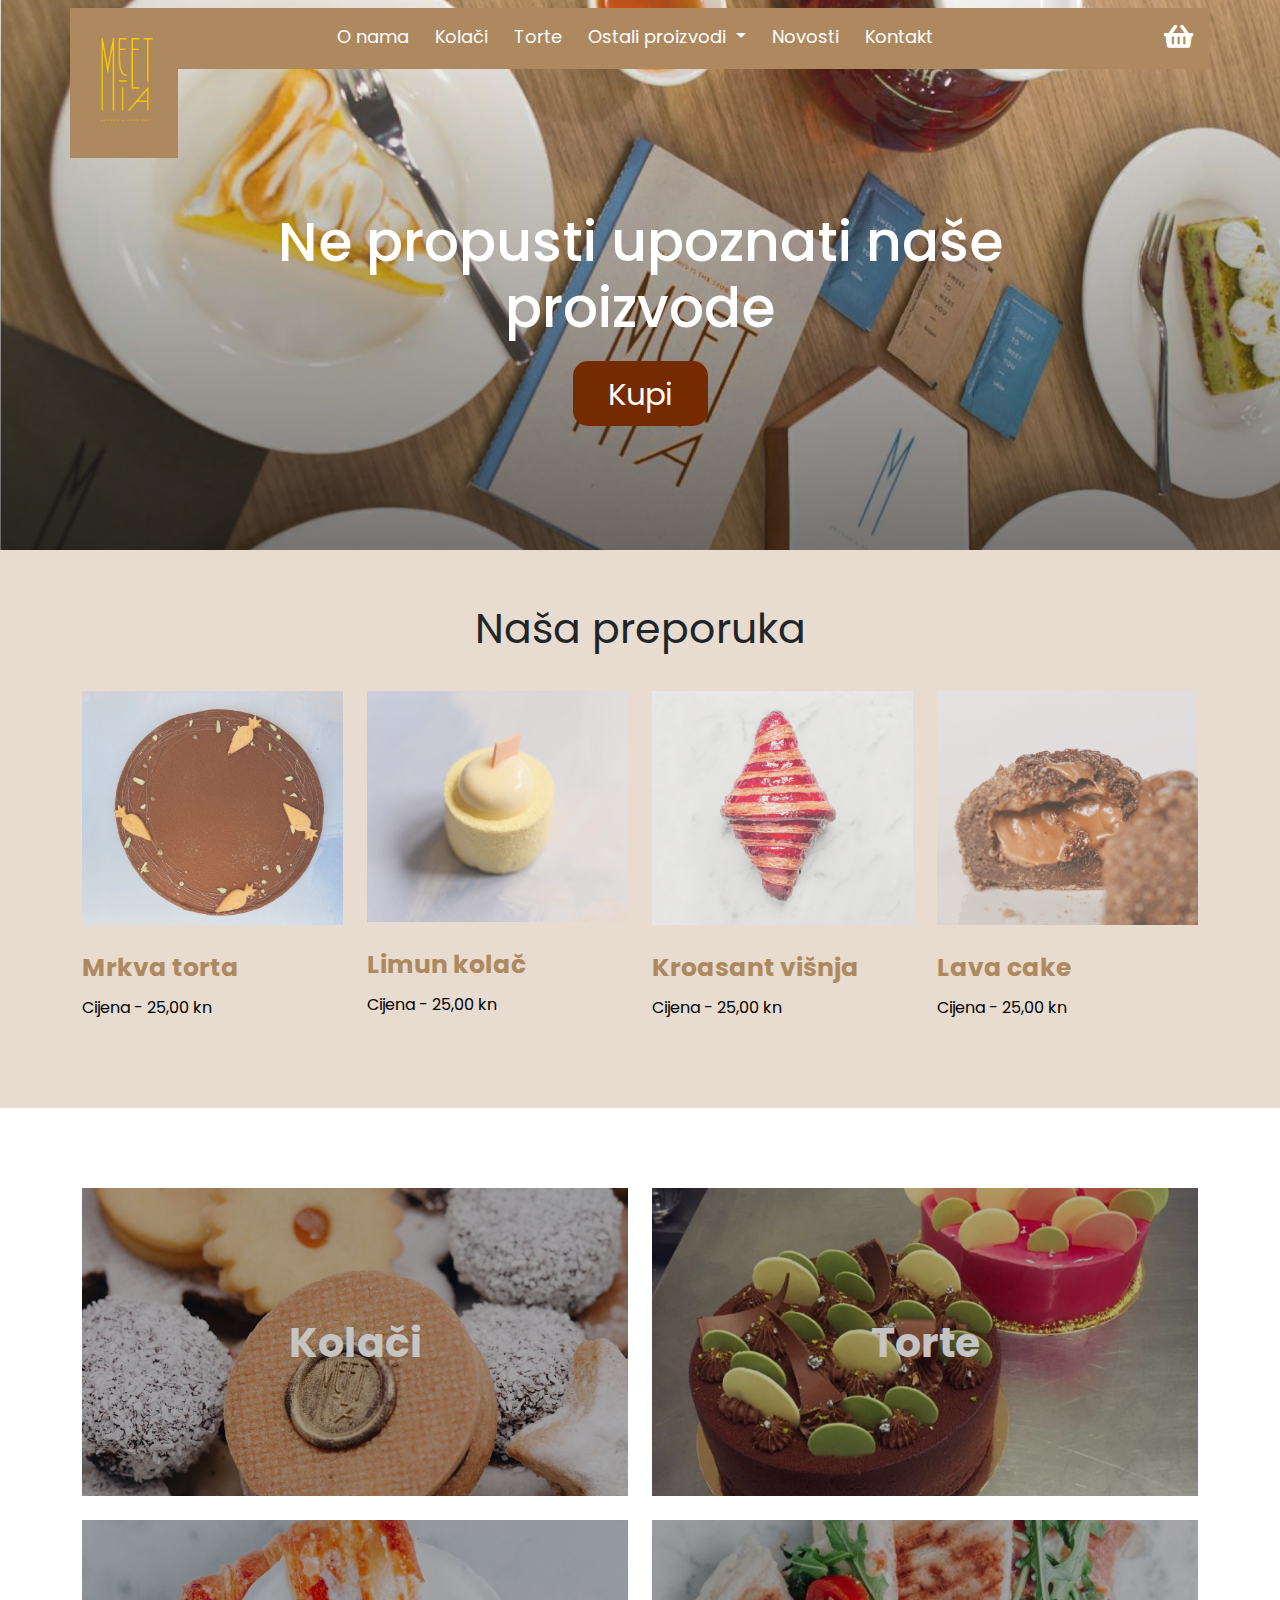
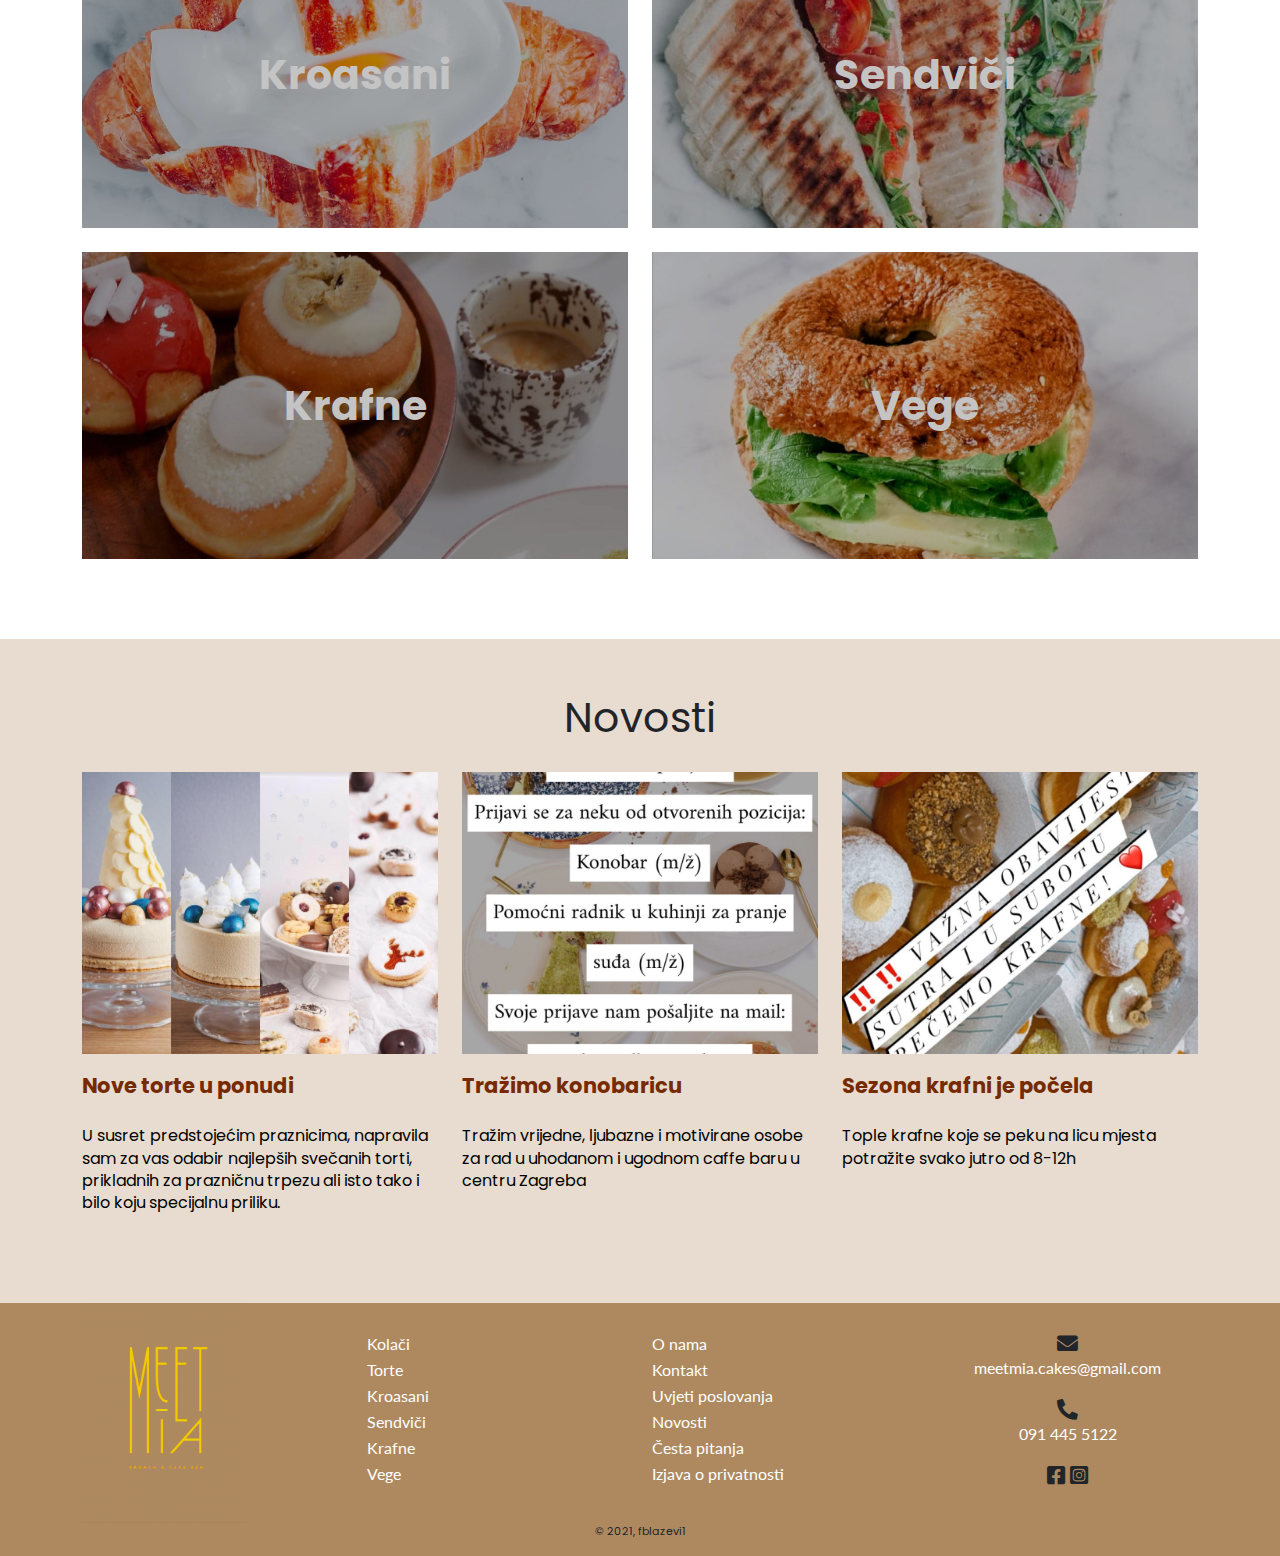
<file: index.html>
<!doctype html>
<html lang="en">
    <head>
        <meta charset="utf-8">
        <meta name="viewport" content="width=device-width, initial-scale=1, shrink-to-fit=no">
        <meta name="description" content="">
        <meta name="author" content="Frano Blažević">
        <title>Meet Mia</title>

        <!-- Bootstrap reboot CSS -->
        <link href="css/bootstrap-reboot.css" rel="stylesheet">

        <!-- Bootstrap grid CSS -->
        <link href="css/bootstrap-grid.css" rel="stylesheet">

        <!-- Naš stil -->
        <link href="css/style.css" rel="stylesheet">

        <link rel="stylesheet" href="css/bootstrap.css">
        <script src="https://cdn.jsdelivr.net/npm/@popperjs/core@2.9.2/dist/umd/popper.min.js"></script>
        <script src="js/bootstrap.js"></script>

        <link rel="stylesheet" href="https://cdnjs.cloudflare.com/ajax/libs/font-awesome/5.13.0/css/all.min.css">

        <link rel="preconnect" href="https://fonts.googleapis.com">
        <link rel="preconnect" href="https://fonts.gstatic.com" crossorigin>
        <link href="https://fonts.googleapis.com/css2?family=Lato&family=Poppins:wght@400;600&display=swap" rel="stylesheet">

        <link rel="icon" type="image/x-icon" href="img/favicon.ico">
    </head>
    
    <body>
        <header class="naslovnaHeader">
            <nav class="navbar navbar-expand-md navbar-light">
                <div class="container">
                    <div class="row navContainer">
                        <div class="col-xl-2 col-md-1 col-2 pl-0 bcg">
                            <picture>
                                <a class="nav-logo" href="index.html">
                                    <source media="(min-width: 1024px)" srcset="img/logo.jpg">
                                    <source media="(min-width: 768px)" srcset="img/logo-md.jpg">
                                    <source media="(min-width: 480px)" srcset="img/logo-sm.jpg">
                                    <img src="img/logo-sm.jpg" width="108" height="150" alt="Site Logo">
                                </a>
                            </picture>
                        </div>
    
                        <div class="col-xl-8 col-md-10 col-8 bcg pt-md-0 pt-2 text-center">
                            <button class="navbar-toggler" type="button" data-bs-toggle="collapse" data-bs-target="#navbarNavDropdown" aria-controls="navbarNavDropdown" aria-expanded="false" aria-label="Toggle navigation">
                                <span class="navbar-toggler-icon"></span>
                            </button>
                            <div class="collapse navbar-collapse" id="navbarNavDropdown">
                                <ul class="navbar-nav">
                                    <li class="nav-item">
                                        <a class="nav-link active" href="#">O nama</a>
                                    </li>
                                    <li class="nav-item">
                                        <a class="nav-link" href="proizvodi.html">Kolači</a>
                                    </li>
                                    <li class="nav-item">
                                        <a class="nav-link" href="proizvodi.html">Torte</a>
                                    </li>
                                    <li class="nav-item dropdown">
                                        <a class="nav-link dropdown-toggle" href="#" id="navbarDropdownMenuLink" role="button" data-bs-toggle="dropdown" aria-expanded="false">
                                        Ostali proizvodi
                                        </a>
                                        <ul class="dropdown-menu navContainer" aria-labelledby="navbarDropdownMenuLink">
                                        <li><a class="dropdown-item" href="proizvodi.html">Sendviči</a></li>
                                        <li><a class="dropdown-item" href="proizvodi.html">Kroasani</a></li>
                                        <li><a class="dropdown-item" href="proizvodi.html">Krafne</a></li>
                                        <li><a class="dropdown-item" href="proizvodi.html">Vege</a></li>
                                        </ul>
                                    </li>
                                    <li class="nav-item">
                                        <a class="nav-link" href="#">Novosti</a>
                                    </li>
                                    <li class="nav-item">
                                        <a class="nav-link" href="kontakt.html">Kontakt</a>
                                    </li>
                                </ul>
                                
                            </div>
                        </div>
                        <div class="offset-xl-1 col-md-1 col-2 shopbtn">
                            <a href="#"><i class="fas fa-shopping-basket"></i></a>
                        </div> 
                    </div>
                    <div class="row">
                        <div class="offset-lg-2 offset-1 col-lg-8 col-10 welcome">
                            <h1>Ne propusti upoznati naše proizvode</h1>
                            <a href="proizvodi.html" class="gumbKupi">Kupi</a>
                        </div>
                    </div>
                </div>
            </nav>
        </header>
        
        <div class="preporuka">
            <div class="container">
                <div class="row rowPodnaslov">
                    <div class="offset-sm-3 col-sm-6 mt-5 mb-4">
                        <h2 class="podnaslov">Naša preporuka</h2>
                    </div>
                </div>
                <div class="row">
                    <div class="col-md-3 col-sm-6 col-xs-6 mb-sm-3 kartPrep">
                        <a href="bozicniKolaci.html" class="linkPreporuka">
                            <div class="ommit">
                                <picture>
                                    <source media="(min-width: 1024px)" srcset="img/preporuka1.jpg">
                                    <source media="(min-width: 768px)" srcset="img/preporuka1-md.jpg">
                                    <source media="(min-width: 480px)" srcset="img/preporuka1-sm.jpg">
                                    <img class="slikaPreporuka" src="img/preporuka1-sm.jpg" alt="preporuka1">
                                </picture>
                            </div>
                            <h3 class="nazivPreporuka mt-4">Mrkva torta</h3>
                            <p>Cijena - 25,00 kn</p>
                        </a>
                    </div>
                    <div class="col-md-3 col-sm-6 col-xs-6 mb-sm-3 kartPrep">
                        <a href="bozicniKolaci.html" class="linkPreporuka">
                            <div class="ommit">
                                <picture>
                                    <source media="(min-width: 1024px)" srcset="img/preporuka2.jpg">
                                    <source media="(min-width: 768px)" srcset="img/preporuka2-md.jpg">
                                    <source media="(min-width: 480px)" srcset="img/preporuka2-sm.jpg">
                                    <img class="slikaPreporuka" src="img/preporuka2-sm.jpg" alt="preporuka2">
                                </picture>
                            </div>
                            <h3 class="nazivPreporuka mt-4">Limun kolač</h3>
                            <p>Cijena - 25,00 kn</p>
                        </a>
                    </div>
                    <div class="col-md-3 col-sm-6 col-xs-6 pb-sm-4 kartPrep">
                        <a href="bozicniKolaci.html" class="linkPreporuka">
                            <div class="ommit">
                                <picture>
                                    <source media="(min-width: 1024px)" srcset="img/preporuka3.jpg">
                                    <source media="(min-width: 768px)" srcset="img/preporuka3-md.jpg">
                                    <source media="(min-width: 480px)" srcset="img/preporuka3-sm.jpg">
                                    <img class="slikaPreporuka" src="img/preporuka3-sm.jpg" alt="preporuka3">
                                </picture>
                            </div>
                            <h3 class="nazivPreporuka mt-4">Kroasant višnja</h3>
                            <p>Cijena - 25,00 kn</p>
                        </a>
                    </div>
                    <div class="col-md-3 col-sm-6 col-xs-6 pb-sm-4 mb-5 kartPrep">
                        <a href="bozicniKolaci.html" class="linkPreporuka">
                            <div class="ommit">
                                <picture>
                                    <source media="(min-width: 1024px)" srcset="img/preporuka4.jpg">
                                    <source media="(min-width: 768px)" srcset="img/preporuka4-md.jpg">
                                    <source media="(min-width: 480px)" srcset="img/preporuka4-sm.jpg">
                                    <img class="slikaPreporuka" src="img/preporuka4-sm.jpg" alt="preporuka4">
                                </picture>
                            </div>
                            <h3 class="nazivPreporuka mt-4">Lava cake</h3>
                            <p>Cijena - 25,00 kn</p>
                        </a>
                    </div>
                </div>
            </div>
        </div>
        
        <div class="container kategorija">
            <div class="row rowKategorija mt-5">
                <div class="col-sm-6 kartKate">
                    <a href="proizvodi.html" class="linkKategorija">
                        <div class="ommit">
                            <picture>
                                <source media="(min-width: 1024px)" srcset="img/kategorija1.jpg">
                                <source media="(min-width: 768px)" srcset="img/kategorija1-md.jpg">
                                <source media="(min-width: 480px)" srcset="img/kategorija1-sm.jpg">
                                <img class="slikaKategorija" src="img/kategorija1-sm.jpg" alt="kategorija1">
                            </picture>
                        </div>
                        <h3 class="nazivKategorija">Kolači</h3>
                    </a>
                </div>
                <div class="col-sm-6 mt-xs-4 kartKate">
                    <a href="proizvodi.html" class="linkKategorija">
                        <div class="ommit">
                            <picture>
                                <source media="(min-width: 1024px)" srcset="img/kategorija2.jpg">
                                <source media="(min-width: 768px)" srcset="img/kategorija2-md.jpg">
                                <source media="(min-width: 480px)" srcset="img/kategorija2-sm.jpg">
                                <img class="slikaKategorija" src="img/kategorija2-sm.jpg" alt="kategorija2">
                            </picture>
                        </div>
                        <h3 class="nazivKategorija">Torte</h3>
                    </a>
                </div>
            </div>
            <div class="row rowKategorija mt-4">
                <div class="col-sm-6 kartKate">
                    <a href="proizvodi.html" class="linkKategorija">
                        <div class="ommit">
                            <picture>
                                <source media="(min-width: 1024px)" srcset="img/kategorija3.jpg">
                                <source media="(min-width: 768px)" srcset="img/kategorija3-md.jpg">
                                <source media="(min-width: 480px)" srcset="img/kategorija3-sm.jpg">
                                <img class="slikaKategorija" src="img/kategorija3-sm.jpg" alt="kategorija3">
                            </picture>
                        </div>
                        <h3 class="nazivKategorija">Kroasani</h3>
                    </a>
                </div>
                <div class="col-sm-6 mt-xs-4 kartKate">
                    <a href="proizvodi.html" class="linkKategorija">
                        <div class="ommit">
                            <picture>
                                <source media="(min-width: 1024px)" srcset="img/kategorija4.jpg">
                                <source media="(min-width: 768px)" srcset="img/kategorija4-md.jpg">
                                <source media="(min-width: 480px)" srcset="img/kategorija4-sm.jpg">
                                <img class="slikaKategorija" src="img/kategorija4-sm.jpg" alt="kategorija4">
                            </picture>
                        </div>
                        <h3 class="nazivKategorija">Sendviči</h3>
                    </a>
                </div>
            </div>
            <div class="row rowKategorija mt-4">
                <div class="col-sm-6 kartKate">
                    <a href="proizvodi.html" class="linkKategorija">
                        <div class="ommit">
                            <picture>
                                <source media="(min-width: 1024px)" srcset="img/kategorija5.jpg">
                                <source media="(min-width: 768px)" srcset="img/kategorija5-md.jpg">
                                <source media="(min-width: 480px)" srcset="img/kategorija5-sm.jpg">
                                <img class="slikaKategorija" src="img/kategorija5-sm.jpg" alt="kategorija5">
                            </picture>
                        </div>
                        <h3 class="nazivKategorija">Krafne</h3>
                    </a>
                </div>
                <div class="col-sm-6 mt-xs-4 kartKate">
                    <a href="proizvodi.html" class="linkKategorija">
                        <div class="ommit">
                            <picture>
                                <source media="(min-width: 1024px)" srcset="img/kategorija6.jpg">
                                <source media="(min-width: 768px)" srcset="img/kategorija6-md.jpg">
                                <source media="(min-width: 480px)" srcset="img/kategorija6-sm.jpg">
                                <img class="slikaKategorija" src="img/kategorija6-sm.jpg" alt="kategorija6">
                            </picture>
                        </div>    
                        <h3 class="nazivKategorija">Vege</h3>
                    </a>
                </div>
            </div>
        </div>

        <div class="novosti">
            <div class="container pb-5">
                <div class="row rowPodnaslov">
                    <div class="offset-sm-4 col-sm-4 mt-4 mb-3">
                        <h2 class="podnaslov">Novosti</h2>
                    </div>
                </div>
                <div class="row">
                    <div class="col-sm-4 kartNov mb-xs-5">
                        <a href="#" class="linkNovosti">
                            <picture>
                                <source media="(min-width: 1024px)" srcset="img/novost1.jpg">
                                <source media="(min-width: 768px)" srcset="img/novost1-md.jpg">
                                <source media="(min-width: 480px)" srcset="img/novost1-sm.jpg">
                                <img class="slikaNovosti" src="img/novost1-sm.jpg" alt="novost1">
                            </picture>
                            <h3 class="nazivNovosti mt-3 mb-4">Nove torte u ponudi</h3>
                            <p class="opisNovosti">U susret predstojećim praznicima, napravila sam za vas odabir najlepših svečanih torti, prikladnih za prazničnu trpezu ali isto tako i bilo koju specijalnu priliku.</p>
                        </a>
                    </div>
                    <div class="col-sm-4 kartNov mb-xs-5">
                        <a href="#" class="linkNovosti">
                            <picture>
                                <source media="(min-width: 1024px)" srcset="img/novost2.jpg">
                                <source media="(min-width: 768px)" srcset="img/novost2-md.jpg">
                                <source media="(min-width: 480px)" srcset="img/novost2-sm.jpg">
                                <img class="slikaNovosti" src="img/novost2-sm.jpg" alt="novost2">
                            </picture>
                            <h3 class="nazivNovosti mt-3 mb-4">Tražimo konobaricu</h3>
                            <p class="opisNovosti">Tražim vrijedne, ljubazne i motivirane osobe za rad u uhodanom i ugodnom caffe baru u centru Zagreba</p>
                        </a>
                    </div>
                    <div class="col-sm-4 kartNov">
                        <a href="#" class="linkNovosti">
                            <picture>
                                <source media="(min-width: 1024px)" srcset="img/novost3.jpg">
                                <source media="(min-width: 768px)" srcset="img/novost3-md.jpg">
                                <source media="(min-width: 480px)" srcset="img/novost3-sm.jpg">
                                <img class="slikaNovosti" src="img/novost3-sm.jpg" alt="novost3">
                            </picture>
                            <h3 class="nazivNovosti mt-3 mb-4">Sezona krafni je počela</h3>
                            <p class="opisNovosti">Tople krafne koje se peku na licu mjesta potražite svako jutro od 8-12h</p>
                        </a>
                    </div>
                </div>
            </div>
        </div>

        <footer>
            <div class="container">
                <div class="row">
                    <div class="col-md-3 footerImg">
                        <picture>
                            <source media="(min-width: 1024px)" srcset="img/logo.jpg">
                            <source media="(min-width: 768px)" srcset="img/logo-md.jpg">
                            <source media="(min-width: 480px)" srcset="img/logo-sm.jpg">
                            <img id="logoFooter" class="img-fluid" src="img/logo-sm.jpg" alt="logo">
                        </picture>
                    </div>
                    <div class="col-sm-3 offset-xs-2 col-xs-4 mt-4 mb-sm-3 mb-xs-2 footerDiv">
                        <a class="footerLink" href="proizvodi.html">Kolači</a>
                        <a class="footerLink" href="proizvodi.html">Torte</a>
                        <a class="footerLink" href="proizvodi.html">Kroasani</a>
                        <a class="footerLink" href="proizvodi.html">Sendviči</a>
                        <a class="footerLink" href="proizvodi.html">Krafne</a>
                        <a class="footerLink" href="proizvodi.html">Vege</a>
                    </div>
                    <div class="col-md-3 col-sm-4 offset-xs-1 col-xs-4 mt-4 mb-sm-3 mb-xs-2 footerDiv">
                        <a class="footerLink" href="#">O nama</a>
                        <a class="footerLink" href="kontakt.html">Kontakt</a>
                        <a class="footerLink" href="#">Uvjeti poslovanja</a>
                        <a class="footerLink" href="#">Novosti</a>
                        <a class="footerLink" href="#">Česta pitanja</a>
                        <a class="footerLink" href="#">Izjava o privatnosti</a>
                    </div>
                    <div class="col-md-3 col-sm-5 col-xs-12 mt-4 mb-sm-3 mb-xs-6 footerDiv text-center">
                        <i class="fas fa-envelope"></i>
                        <p>meetmia.cakes@gmail.com</p>
                        <i class="fas fa-phone-alt"></i>
                        <p>091 445 5122</p>
                        <i class="fab fa-facebook-square mb-xs-4"></i>
                        <i class="fab fa-instagram-square mb-xs-4"></i>
                    </div>
                </div>
                <div class="col-12 text-center">
                    <p class="copyright">© 2021, fblazevi1</p>
                </div>
            </div>
        </footer>
    </body>
</html>
</file>
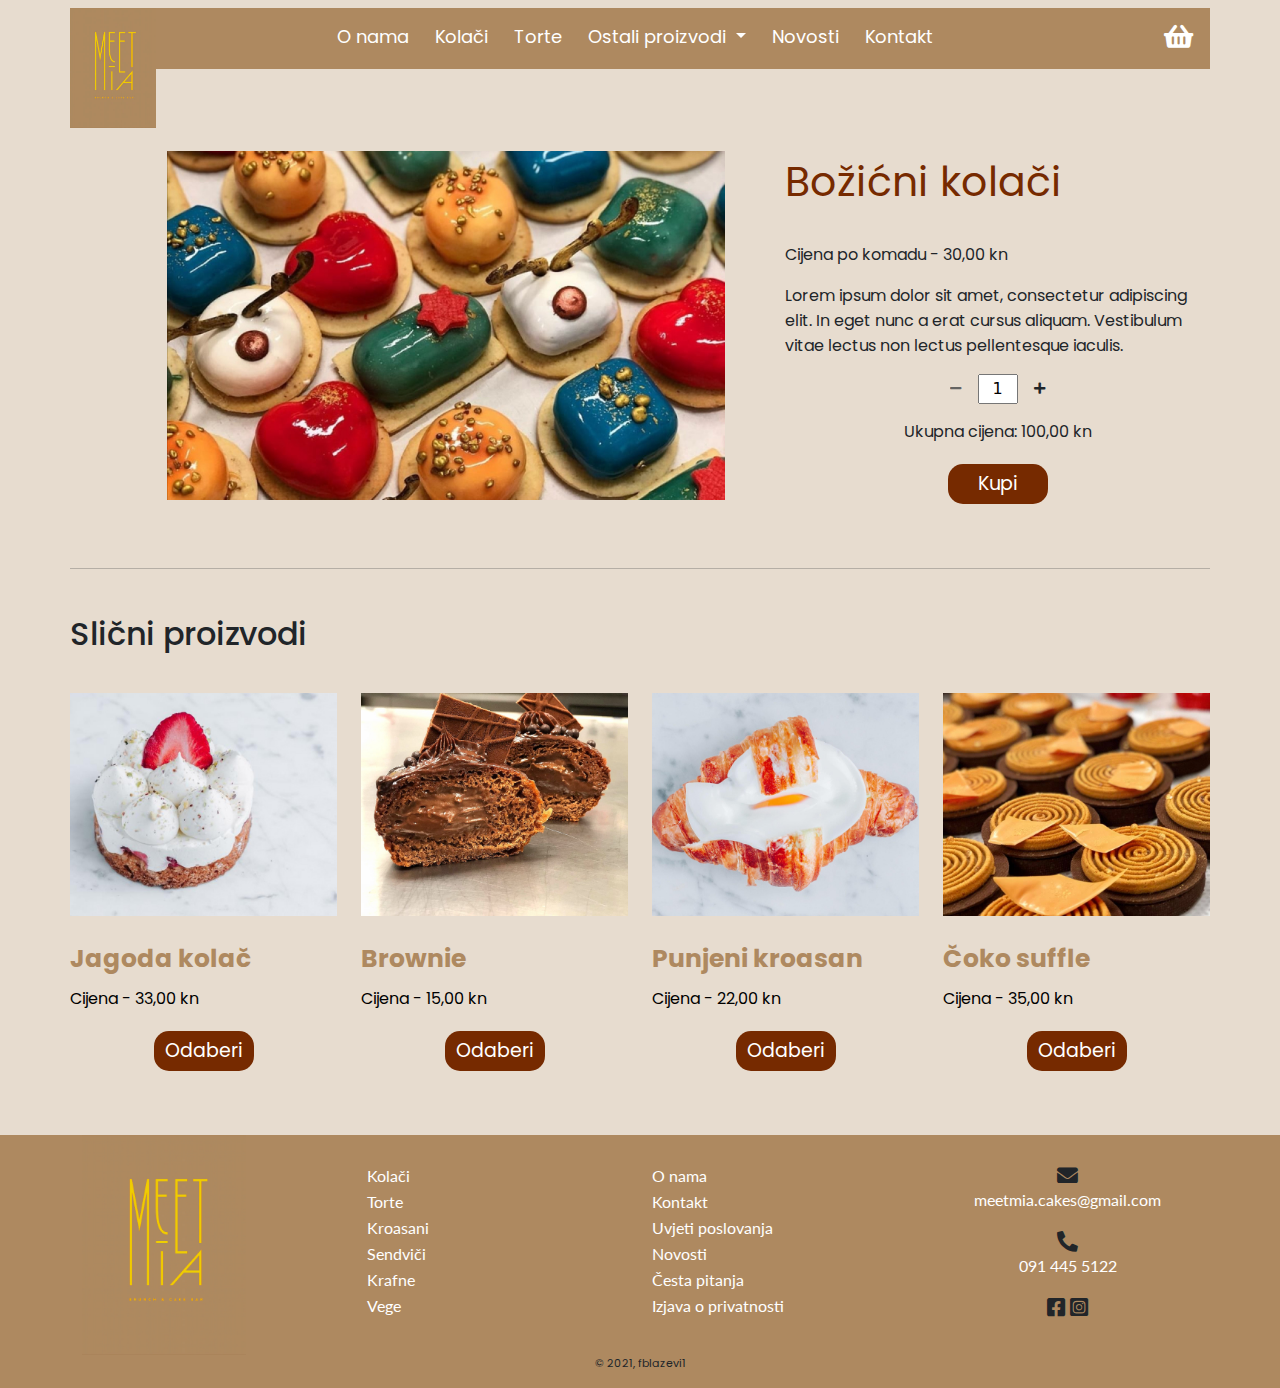
<file: bozicniKolaci.html>
<!doctype html>
<html lang="en">
    <head>
        <meta charset="utf-8">
        <meta name="viewport" content="width=device-width, initial-scale=1, shrink-to-fit=no">
        <meta name="description" content="">
        <meta name="author" content="Frano Blažević">
        <title>Meet Mia</title>

        <!-- Bootstrap reboot CSS -->
        <link href="css/bootstrap-reboot.css" rel="stylesheet">

        <!-- Bootstrap grid CSS -->
        <link href="css/bootstrap-grid.css" rel="stylesheet">

        <!-- Naš stil -->
        <link href="css/style.css" rel="stylesheet">
        <link href="css/quantity-control.css">

        <link rel="stylesheet" href="css/bootstrap.css">
        <script src="https://cdn.jsdelivr.net/npm/@popperjs/core@2.9.2/dist/umd/popper.min.js"></script>
        <script src="js/bootstrap.js"></script>

        <link rel="stylesheet" href="https://cdnjs.cloudflare.com/ajax/libs/font-awesome/5.13.0/css/all.min.css">

        <link rel="preconnect" href="https://fonts.googleapis.com">
        <link rel="preconnect" href="https://fonts.gstatic.com" crossorigin>
        <link href="https://fonts.googleapis.com/css2?family=Lato&family=Poppins:wght@400;600&display=swap" rel="stylesheet">

        <link rel="icon" type="image/x-icon" href="img/favicon.ico">
    </head>
    
    <body class="simplePage">
        <header>
            <nav class="navbar navbar-expand-md navbar-light">
                <div class="container">
                    <div class="row navContainer">
                        <div class="col-xl-2 col-md-1 col-2 pl-0 bcg">
                            <picture>
                                <a class="nav-logo" href="index.html">
                                    <source media="(min-width: 1024px)" srcset="img/logo.jpg">
                                    <source media="(min-width: 768px)" srcset="img/logo-md.jpg">
                                    <source media="(min-width: 480px)" srcset="img/logo-sm.jpg">
                                    <img src="img/logo-sm.jpg" width="86" height="120" alt="Site Logo">
                                </a>
                            </picture>
                        </div>
    
                        <div class="col-xl-8 col-md-10 col-8 bcg pt-md-0 pt-2 text-center">
                            <button class="navbar-toggler" type="button" data-bs-toggle="collapse" data-bs-target="#navbarNavDropdown" aria-controls="navbarNavDropdown" aria-expanded="false" aria-label="Toggle navigation">
                                <span class="navbar-toggler-icon"></span>
                            </button>
                            <div class="collapse navbar-collapse" id="navbarNavDropdown">
                                <ul class="navbar-nav">
                                    <li class="nav-item">
                                        <a class="nav-link active" href="#">O nama</a>
                                    </li>
                                    <li class="nav-item">
                                        <a class="nav-link" href="proizvodi.html">Kolači</a>
                                    </li>
                                    <li class="nav-item">
                                        <a class="nav-link" href="proizvodi.html">Torte</a>
                                    </li>
                                    <li class="nav-item dropdown">
                                        <a class="nav-link dropdown-toggle" href="#" id="navbarDropdownMenuLink" role="button" data-bs-toggle="dropdown" aria-expanded="false">
                                        Ostali proizvodi
                                        </a>
                                        <ul class="dropdown-menu navContainer" aria-labelledby="navbarDropdownMenuLink">
                                        <li><a class="dropdown-item" href="proizvodi.html">Sendviči</a></li>
                                        <li><a class="dropdown-item" href="proizvodi.html">Kroasani</a></li>
                                        <li><a class="dropdown-item" href="proizvodi.html">Krafne</a></li>
                                        <li><a class="dropdown-item" href="proizvodi.html">Vege</a></li>
                                        </ul>
                                    </li>
                                    <li class="nav-item">
                                        <a class="nav-link" href="#">Novosti</a>
                                    </li>
                                    <li class="nav-item">
                                        <a class="nav-link" href="kontakt.html">Kontakt</a>
                                    </li>
                                </ul>
                                
                            </div>
                        </div>
                        <div class="offset-xl-1 col-md-1 col-2 shopbtn">
                            <a href="#"><i class="fas fa-shopping-basket"></i></a>
                        </div> 
                    </div>
                </div>
            </nav>
        </header>
        <section class="primaryBcgColor">
            <div class="container detaljiProizvod">
                <div class="row mt-5-sm mb-5">
                    <div class="offset-lg-1 col-lg-6 col-12 bozicniKolac">
                        <div class="ommit">
                            <picture>
                                <source media="(min-width: 1024px)" srcset="img/BozicniKolacici.jpg">
                                <source media="(min-width: 768px)" srcset="img/proizvod1-md.jpg">
                                <source media="(min-width: 480px)" srcset="img/proizvod1-sm.jpg">
                                <img class="jedanProizvod" src="img/BozicniKolacici.jpg" alt="proizvod1">
                            </picture>
                        </div>
                    </div>
                    <div class="col-xl-5 col-lg-5 col-12 ps-lg-5">
                        <h2 class="podnaslov mt-4" style="color: #762A00;">Božićni kolači</h2>
                        <p>Cijena po komadu - 30,00 kn</p>
                        <p>Lorem ipsum dolor sit amet, consectetur adipiscing elit. In eget nunc a erat cursus aliquam. Vestibulum vitae lectus non lectus pellentesque iaculis.</p>
                        <div class="quantity">
                            <button class="btn minus-btn disabled" type="button"><i class="fas fa-minus"></i></button>
                            <input type="text" id="quantity" value="1">
                            <button class="btn plus-btn" type="button"><i class="fas fa-plus"></i></button>
                        </div>
                    
                        <!--will calculate price---->
                        <p class="total-price">
                            Ukupna cijena: <span id="price">100</span>,00 kn
                        </p>
                        <a href="#" class="gumbOdaberi">Kupi</a>
                    </div>
                </div>
                <div class="row">
                    <div class="col-12"><hr></div>
                </div>
                <div class="row slicniProiz">
                    <div class="podNaslov"><h2>Slični proizvodi</h2></div>
                </div>
                <div class="row mb-4">
                    <div class="col-md-3 col-6 kartProiz">
                        <a href="#" class="linkPreporuka">
                            <div class="ommit">
                                <picture>
                                    <source media="(min-width: 1024px)" srcset="img/proizvod9.jpg">
                                    <source media="(min-width: 768px)" srcset="img/proizvod9-md.jpg">
                                    <source media="(min-width: 480px)" srcset="img/proizvod9-sm.jpg">
                                    <img class="slikaProizvodi" src="img/proizvod9-sm.jpg" alt="proizvod9">
                                </picture>
                            </div>
                            <h3 class="nazivProizvod mt-4">Jagoda kolač</h3>
                            <p>Cijena - 33,00 kn</p>
                            <a href="#" class="gumbOdaberi">Odaberi</a>
                        </a>
                    </div>
                    <div class="col-md-3 col-6 kartProiz">
                        <a href="#" class="linkPreporuka">
                            <div class="ommit">
                                <picture>
                                    <source media="(min-width: 1024px)" srcset="img/proizvod10.jpg">
                                    <source media="(min-width: 768px)" srcset="img/proizvod10-md.jpg">
                                    <source media="(min-width: 480px)" srcset="img/proizvod10-sm.jpg">
                                    <img class="slikaProizvodi" src="img/proizvod10-sm.jpg" alt="proizvod10">
                                </picture>
                            </div>
                            <h3 class="nazivProizvod mt-4">Brownie</h3>
                            <p>Cijena - 15,00 kn</p>
                            <a href="#" class="gumbOdaberi">Odaberi</a>
                        </a>
                    </div>
                    <div class="col-md-3 col-6 kartProiz">
                        <a href="#" class="linkPreporuka">
                            <div class="ommit">
                                <picture>
                                    <source media="(min-width: 1024px)" srcset="img/proizvod11.jpg">
                                    <source media="(min-width: 768px)" srcset="img/proizvod11-md.jpg">
                                    <source media="(min-width: 480px)" srcset="img/proizvod11-sm.jpg">
                                    <img class="slikaProizvodi" src="img/proizvod11-sm.jpg" alt="proizvod11">
                                </picture>
                            </div>
                            <h3 class="nazivProizvod mt-4">Punjeni kroasan</h3>
                            <p>Cijena - 22,00 kn</p>
                            <a href="#" class="gumbOdaberi">Odaberi</a>
                        </a>
                    </div>
                    <div class="col-md-3 col-6 kartProiz">
                        <a href="#" class="linkPreporuka">
                            <div class="ommit">
                                <picture>
                                    <source media="(min-width: 1024px)" srcset="img/proizvod5.jpg">
                                    <source media="(min-width: 768px)" srcset="img/proizvod5-md.jpg">
                                    <source media="(min-width: 480px)" srcset="img/proizvod5-sm.jpg">
                                    <img class="slikaProizvodi" src="img/proizvod5-sm.jpg" alt="proizvod5">
                                </picture>
                            </div>
                            <h3 class="nazivProizvod mt-4">Čoko suffle</h3>
                            <p>Cijena - 35,00 kn</p>
                            <a href="#" class="gumbOdaberi">Odaberi</a>
                        </a>
                    </div>
                </div>
            </div>
        </section>

        <footer>
            <div class="container">
                <div class="row">
                    <div class="col-md-3 footerImg">
                        <picture>
                            <source media="(min-width: 1024px)" srcset="img/logo.jpg">
                            <source media="(min-width: 768px)" srcset="img/logo-md.jpg">
                            <source media="(min-width: 480px)" srcset="img/logo-sm.jpg">
                            <img id="logoFooter" class="img-fluid" src="img/logo-sm.jpg" alt="logo">
                        </picture>
                    </div>
                    <div class="col-sm-3 offset-xs-2 col-xs-4 mt-4 mb-sm-3 mb-xs-2 footerDiv">
                        <a class="footerLink" href="proizvodi.html">Kolači</a>
                        <a class="footerLink" href="proizvodi.html">Torte</a>
                        <a class="footerLink" href="proizvodi.html">Kroasani</a>
                        <a class="footerLink" href="proizvodi.html">Sendviči</a>
                        <a class="footerLink" href="proizvodi.html">Krafne</a>
                        <a class="footerLink" href="proizvodi.html">Vege</a>
                    </div>
                    <div class="col-md-3 col-sm-4 offset-xs-1 col-xs-4 mt-4 mb-sm-3 mb-xs-2 footerDiv">
                        <a class="footerLink" href="#">O nama</a>
                        <a class="footerLink" href="kontakt.html">Kontakt</a>
                        <a class="footerLink" href="#">Uvjeti poslovanja</a>
                        <a class="footerLink" href="#">Novosti</a>
                        <a class="footerLink" href="#">Česta pitanja</a>
                        <a class="footerLink" href="#">Izjava o privatnosti</a>
                    </div>
                    <div class="col-md-3 col-sm-5 col-xs-12 mt-4 mb-sm-3 mb-xs-6 footerDiv text-center">
                        <i class="fas fa-envelope"></i>
                        <p>meetmia.cakes@gmail.com</p>
                        <i class="fas fa-phone-alt"></i>
                        <p>091 445 5122</p>
                        <i class="fab fa-facebook-square mb-xs-4"></i>
                        <i class="fab fa-instagram-square mb-xs-4"></i>
                    </div>
                </div>
                <div class="col-12 text-center">
                    <p class="copyright">© 2021, fblazevi1</p>
                </div>
            </div>
        </footer>
    </body>

    <script>
        //setting default attribute to disabled of minus button
        document.querySelector(".minus-btn").setAttribute("disabled", "disabled");

        //taking value to increment decrement input value
        var valueCount

        //taking price value in variable
        var price = document.getElementById("price").innerText;

        //price calculation function
        function priceTotal() {
            var total = valueCount * price;
            document.getElementById("price").innerText = total
        }

        //plus button
        document.querySelector(".plus-btn").addEventListener("click", function() {
            //getting value of input
            valueCount = document.getElementById("quantity").value;

            //input value increment by 1
            valueCount++;

            //setting increment input value
            document.getElementById("quantity").value = valueCount;

            if (valueCount > 1) {
                document.querySelector(".minus-btn").removeAttribute("disabled");
                document.querySelector(".minus-btn").classList.remove("disabled")
            }

            //calling price function
            priceTotal()
        })

        //plus button
        document.querySelector(".minus-btn").addEventListener("click", function() {
            //getting value of input
            valueCount = document.getElementById("quantity").value;

            //input value increment by 1
            valueCount--;

            //setting increment input value
            document.getElementById("quantity").value = valueCount

            if (valueCount == 1) {
                document.querySelector(".minus-btn").setAttribute("disabled", "disabled")
            }

            //calling price function
            priceTotal()
        })
    </script>
</html>
</file>
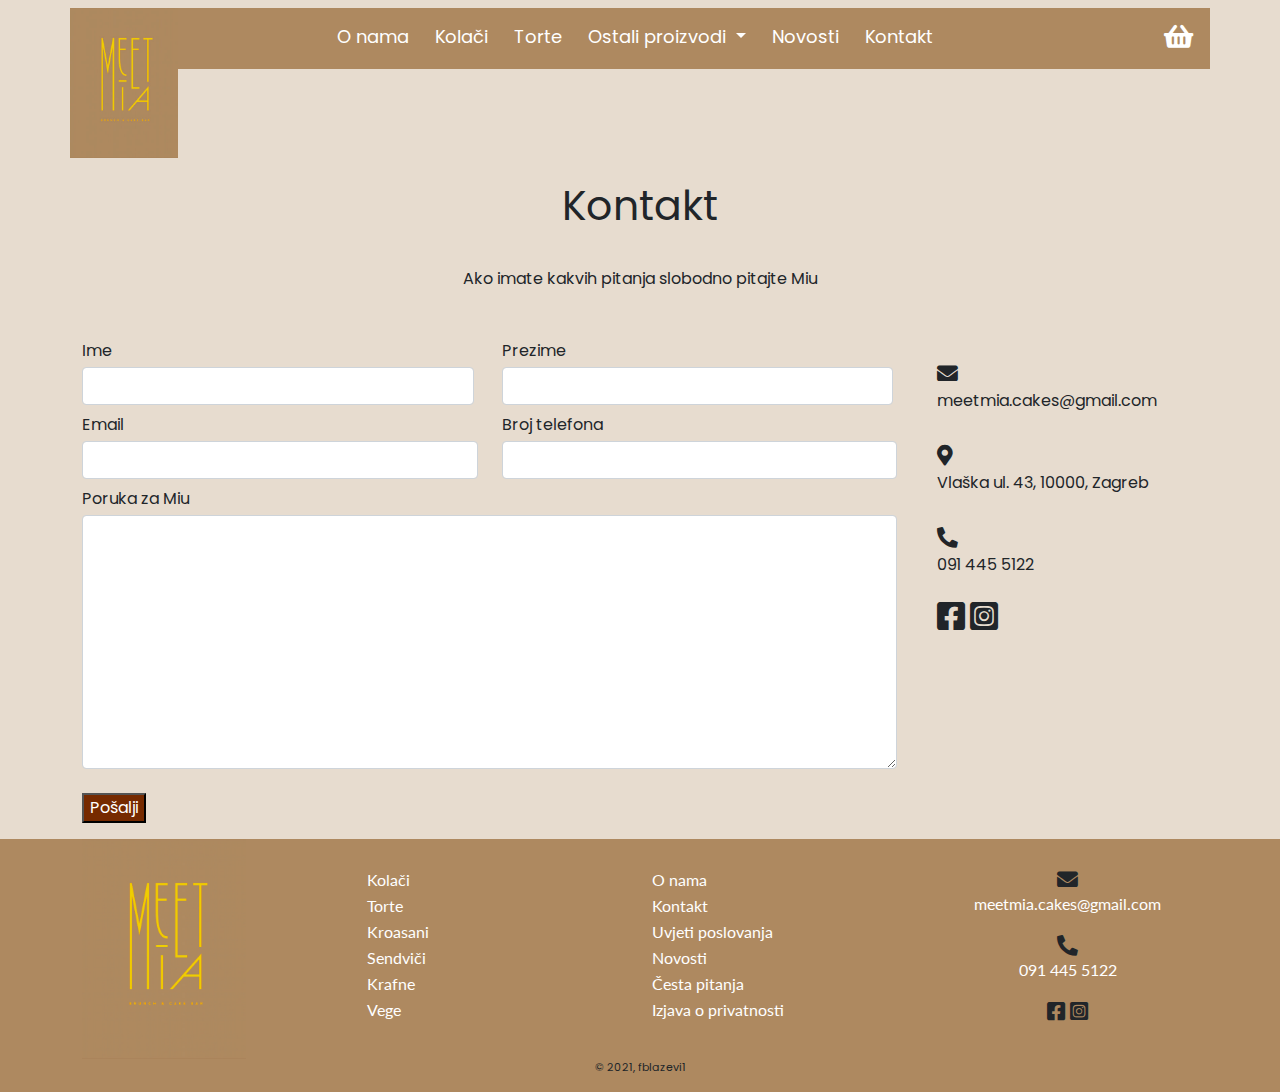
<file: kontakt.html>
<!doctype html>
<html lang="en">
    <head>
        <meta charset="utf-8">
        <meta name="viewport" content="width=device-width, initial-scale=1, shrink-to-fit=no">
        <meta name="description" content="">
        <meta name="author" content="Frano Blažević">
        <title>Meet Mia</title>

        <!-- Bootstrap reboot CSS -->
        <link href="css/bootstrap-reboot.css" rel="stylesheet">

        <!-- Bootstrap grid CSS -->
        <link href="css/bootstrap-grid.css" rel="stylesheet">

        <!-- Naš stil -->
        <link href="css/style.css" rel="stylesheet">

        <link rel="stylesheet" href="css/bootstrap.css">
        <script src="https://cdn.jsdelivr.net/npm/@popperjs/core@2.9.2/dist/umd/popper.min.js"></script>
        <script src="js/bootstrap.js"></script>

        <link rel="stylesheet" href="https://cdnjs.cloudflare.com/ajax/libs/font-awesome/5.13.0/css/all.min.css">

        <link rel="preconnect" href="https://fonts.googleapis.com">
        <link rel="preconnect" href="https://fonts.gstatic.com" crossorigin>
        <link href="https://fonts.googleapis.com/css2?family=Lato&family=Poppins:wght@400;600&display=swap" rel="stylesheet">

        <link rel="icon" type="image/x-icon" href="img/favicon.ico">
    </head>
    
    <body class="simplePage">
        <header>
            <nav class="navbar navbar-expand-md navbar-light">
                <div class="container">
                    <div class="row navContainer">
                        <div class="col-xl-2 col-md-1 col-2 pl-0 bcg">
                            <picture>
                                <a class="nav-logo" href="index.html">
                                    <source media="(min-width: 1024px)" srcset="img/logo.jpg">
                                    <source media="(min-width: 768px)" srcset="img/logo-md.jpg">
                                    <source media="(min-width: 480px)" srcset="img/logo-sm.jpg">
                                    <img src="img/logo-sm.jpg" width="108" height="150" alt="Site Logo">
                                </a>
                            </picture>
                        </div>
    
                        <div class="col-xl-8 col-md-10 col-8 bcg pt-md-0 pt-2 text-center">
                            <button class="navbar-toggler" type="button" data-bs-toggle="collapse" data-bs-target="#navbarNavDropdown" aria-controls="navbarNavDropdown" aria-expanded="false" aria-label="Toggle navigation">
                                <span class="navbar-toggler-icon"></span>
                            </button>
                            <div class="collapse navbar-collapse" id="navbarNavDropdown">
                                <ul class="navbar-nav">
                                    <li class="nav-item">
                                        <a class="nav-link active" href="#">O nama</a>
                                    </li>
                                    <li class="nav-item">
                                        <a class="nav-link" href="proizvodi.html">Kolači</a>
                                    </li>
                                    <li class="nav-item">
                                        <a class="nav-link" href="proizvodi.html">Torte</a>
                                    </li>
                                    <li class="nav-item dropdown">
                                        <a class="nav-link dropdown-toggle" href="#" id="navbarDropdownMenuLink" role="button" data-bs-toggle="dropdown" aria-expanded="false">
                                        Ostali proizvodi
                                        </a>
                                        <ul class="dropdown-menu navContainer" aria-labelledby="navbarDropdownMenuLink">
                                        <li><a class="dropdown-item" href="proizvodi.html">Sendviči</a></li>
                                        <li><a class="dropdown-item" href="proizvodi.html">Kroasani</a></li>
                                        <li><a class="dropdown-item" href="proizvodi.html">Krafne</a></li>
                                        <li><a class="dropdown-item" href="proizvodi.html">Vege</a></li>
                                        </ul>
                                    </li>
                                    <li class="nav-item">
                                        <a class="nav-link" href="#">Novosti</a>
                                    </li>
                                    <li class="nav-item">
                                        <a class="nav-link" href="kontakt.html">Kontakt</a>
                                    </li>
                                </ul>
                                
                            </div>
                        </div>
                        <div class="offset-xl-1 col-md-1 col-2 shopbtn">
                            <a href="#"><i class="fas fa-shopping-basket"></i></a>
                        </div> 
                    </div>
                </div>
            </nav>
        </header>
        <section class="primaryBcgColor">
            <div class="container mt-5">
                <div class="row mb-4">
                    <div class="col-12 text-center">
                        <h2 class="podnaslov">Kontakt</h2>
                        <p>Ako imate kakvih pitanja slobodno pitajte Miu</p>
                    </div>
                </div>
                <div class="row">
                    <div class="col-lg-9 col-md-8 col-sm-12">
                        <div class="container izborProizvoda ">
                            <form disabled>
                                <div class="row pe-md-3">
                                    <div class="col-6 mt-2 pe-md-3">
                                        <label class="regular mb-1" for="name-textfield">Ime</label>
                                        <input type="text" class="form-control" id="name-textfield">
                                    </div>
                                    <div class="col-6 mt-2 pe-md-3">
                                        <label class="regular mb-1" for="surname-textfield">Prezime</label>
                                        <input type="text" class="form-control" id="surname-textfield">
                                    </div>
                                </div>
                                <div class="row mt-2 pe-md-3">
                                    <div class="col-6">
                                        <label class="regular mb-1" for="email-textfield">Email</label>
                                        <input type="text" class="form-control" id='email-textfield'>
                                    </div>
                                    <div class="col-6">
                                        <label class="regular mb-1" for="phone-number-textfield">Broj telefona</label>
                                        <input type="text" class="form-control" id='phone-number-textfield'>
                                    </div>
                                </div>
                                <div class="row mt-2 pe-md-3">
                                    <div class="col-12">
                                        <label class="regular mb-1" for="content-textarea">Poruka za Miu</label>
                                        <textarea class="form-control" id="content-textarea" cols="30" rows="10"></textarea>
                                    </div>
                                </div>
                                <div class="row mt-2 pe-md-3">
                                    <div class="col-12">
                                        <button type="button" class="contact-button regular my-3" type="submit">Pošalji</button>
                                    </div>
                                </div>
                            </form>
                        </div>
                    </div>
                    <div class="col-lg-3 col-md-4 col-sm-12 xs-text-center mt-sm-3 mb-sm-5 mt-xs-3 mb-xs-5 kontaktInfo">
                        <i class="fas fa-envelope"></i>
                        <p>meetmia.cakes@gmail.com</p>
                        <i class="fas fa-map-marker-alt"></i>
                        <p>Vlaška ul. 43, 10000, Zagreb</p>
                        <i class="fas fa-phone-alt"></i>
                        <p>091 445 5122</p>
                        <i class="fab fa-facebook-square"></i>
                        <i class="fab fa-instagram-square"></i>
                    </div>
                </div>
            </div>
        </section>

        <footer>
            <div class="container">
                <div class="row">
                    <div class="col-md-3 footerImg">
                        <picture>
                            <source media="(min-width: 1024px)" srcset="img/logo.jpg">
                            <source media="(min-width: 768px)" srcset="img/logo-md.jpg">
                            <source media="(min-width: 480px)" srcset="img/logo-sm.jpg">
                            <img id="logoFooter" class="img-fluid" src="img/logo-sm.jpg" alt="logo">
                        </picture>
                    </div>
                    <div class="col-sm-3 offset-xs-2 col-xs-4 mt-4 mb-sm-3 mb-xs-2 footerDiv">
                        <a class="footerLink" href="proizvodi.html">Kolači</a>
                        <a class="footerLink" href="proizvodi.html">Torte</a>
                        <a class="footerLink" href="proizvodi.html">Kroasani</a>
                        <a class="footerLink" href="proizvodi.html">Sendviči</a>
                        <a class="footerLink" href="proizvodi.html">Krafne</a>
                        <a class="footerLink" href="proizvodi.html">Vege</a>
                    </div>
                    <div class="col-md-3 col-sm-4 offset-xs-1 col-xs-4 mt-4 mb-sm-3 mb-xs-2 footerDiv">
                        <a class="footerLink" href="#">O nama</a>
                        <a class="footerLink" href="kontakt.html">Kontakt</a>
                        <a class="footerLink" href="#">Uvjeti poslovanja</a>
                        <a class="footerLink" href="#">Novosti</a>
                        <a class="footerLink" href="#">Česta pitanja</a>
                        <a class="footerLink" href="#">Izjava o privatnosti</a>
                    </div>
                    <div class="col-md-3 col-sm-5 col-xs-12 mt-4 mb-sm-3 mb-xs-6 footerDiv text-center">
                        <i class="fas fa-envelope"></i>
                        <p>meetmia.cakes@gmail.com</p>
                        <i class="fas fa-phone-alt"></i>
                        <p>091 445 5122</p>
                        <i class="fab fa-facebook-square mb-xs-4"></i>
                        <i class="fab fa-instagram-square mb-xs-4"></i>
                    </div>
                    <div class="col-12 text-center">
                        <p class="copyright">© 2021, fblazevi1</p>
                    </div>
                </div>
            </div>
        </footer>
    </body>
</html>
</file>
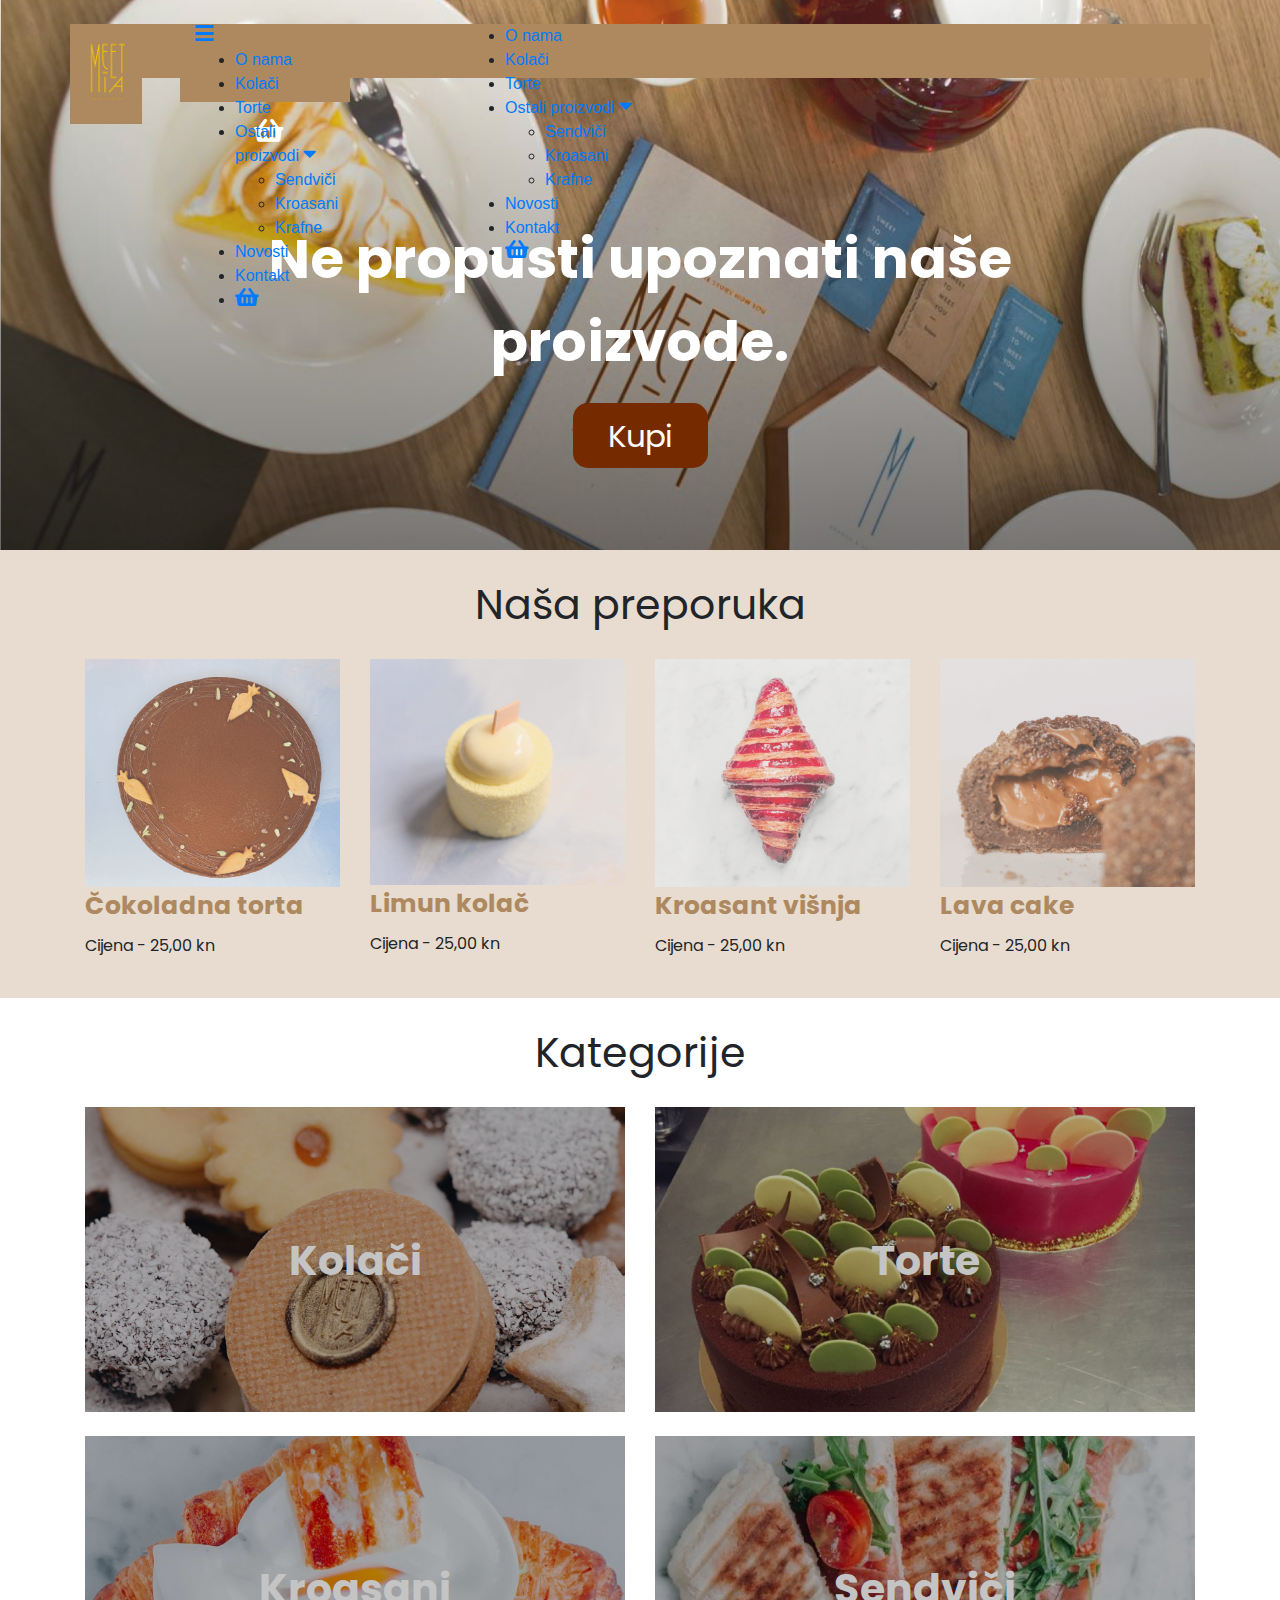
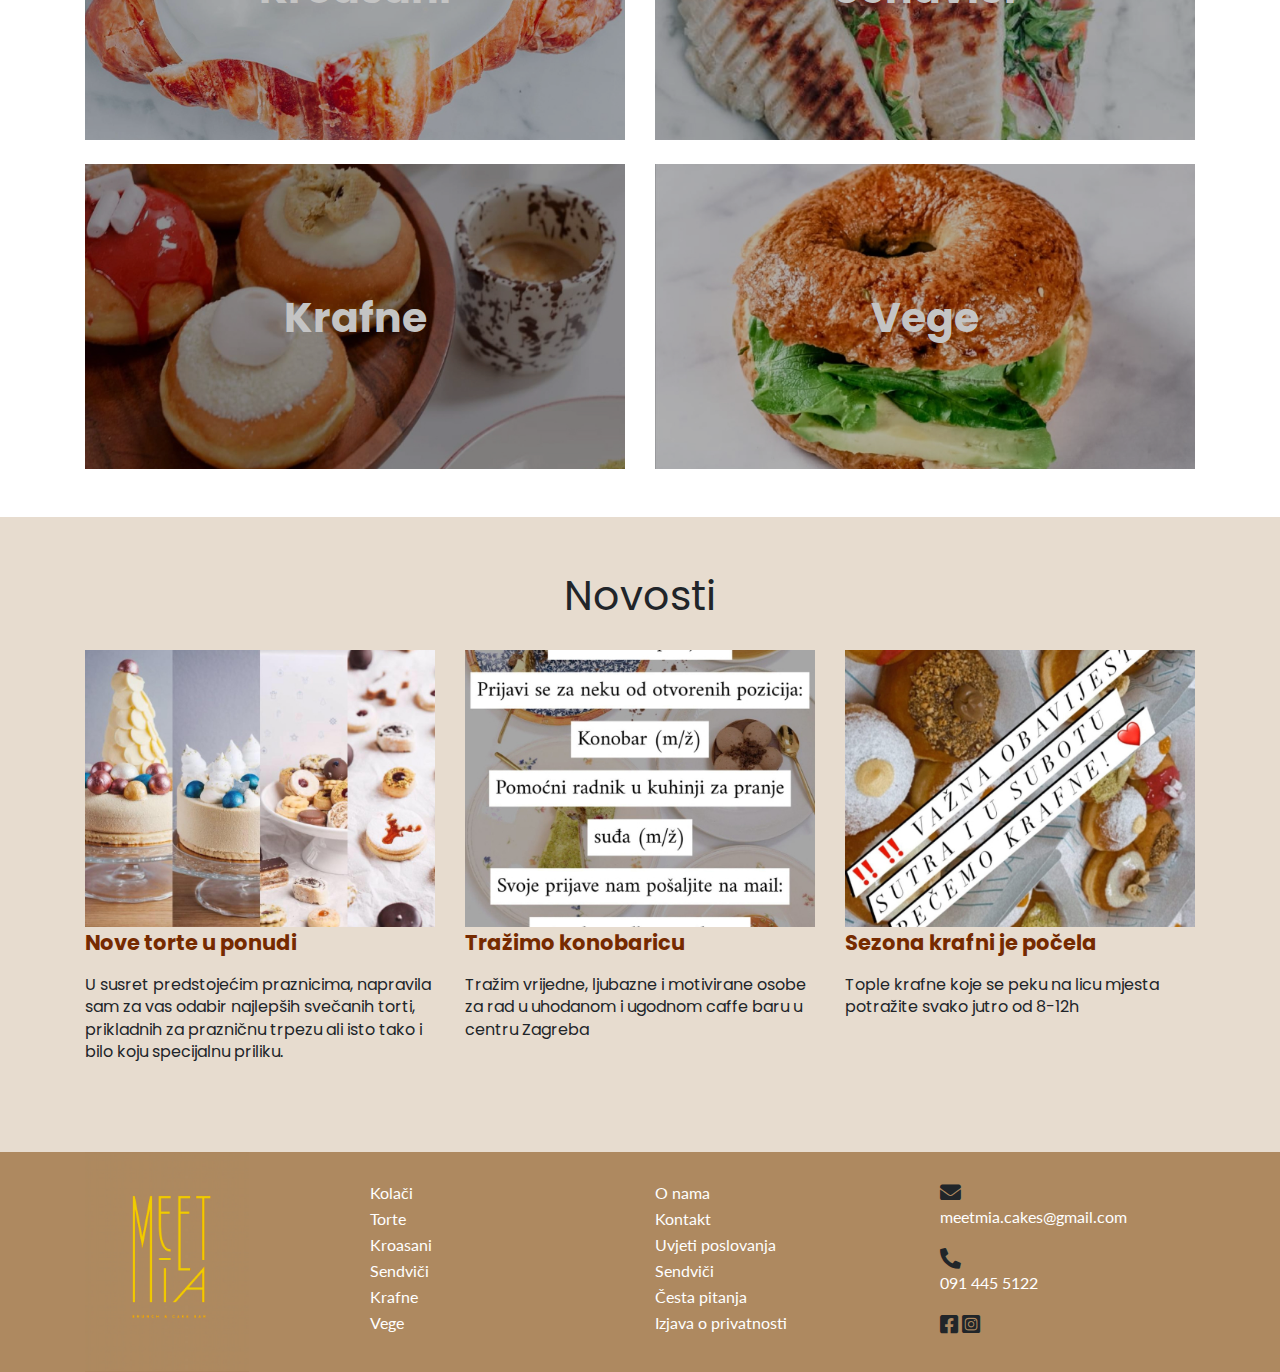
<file: naslovna.html>
<!doctype html>
<html lang="en">
    <head>
        <meta charset="utf-8">
        <meta name="viewport" content="width=device-width, initial-scale=1, shrink-to-fit=no">
        <meta name="description" content="">
        <meta name="author" content="Frano Blažević">
        <title>Meet Mia</title>

        <!-- Bootstrap reboot CSS -->
        <link href="css/bootstrap-reboot.css" rel="stylesheet">

        <!-- Bootstrap grid CSS -->
        <link href="css/bootstrap-grid.css" rel="stylesheet">

        <!-- Naš stil -->
        <link href="css/style.css" rel="stylesheet">

        <link rel="stylesheet" href="https://cdnjs.cloudflare.com/ajax/libs/font-awesome/5.13.0/css/all.min.css">

        <link rel="preconnect" href="https://fonts.googleapis.com">
        <link rel="preconnect" href="https://fonts.gstatic.com" crossorigin>
        <link href="https://fonts.googleapis.com/css2?family=Lato&family=Poppins:wght@400;600&display=swap" rel="stylesheet">
    </head>
    
    <body>
        <header class="naslovnaHeader">
            <div class="container pt-4">
                <div class="row">

                    <div class="col-md-1 col-sm-4 col-xs-4 pr-sm-0 pl-sm-0 pr-xs-0 pl-xs-0 bcg">
                        <picture>
                            
                            <a class="nav-logo" href="naslovna.html">
                                <source media="(min-width: 1024px)" srcset="img/logo.jpg">
                                <source media="(min-width: 768px)" srcset="img/logo-md.jpg">
                                <source media="(min-width: 480px)" srcset="img/logo-sm.jpg">
                                <img src="img/logo-sm.jpg" width="72" height="100" alt="Site Logo">
                            </a>
                        </picture>
                    </div>

                    <div class="col-lg-3 d-lg-block d-md-none d-sm-block col-sm-8 col-xs-8 bcg">
                        <div class="container">
                            <div class="row icons">
                                <div class="menubtn col-sm-6 col-xs-6">
                                    <a href="#"><i class="fas fa-bars"></i></a>
                                </div>
                                <div class="col-lg-8 col-md-11 col-sm-12 col-xs-12 menu bcg">
                                    <ul class="nav-list">
                                        <li class="nav-list-item">
                                            <a href="#page-1.html">O nama</a>
                                        </li>
                                        <li class="nav-list-item">
                                            <a href="#page-2.html">Kolači</a>
                                        </li>
                                        <li class="nav-list-item">
                                            <a href="#page-3.html">Torte</a>
                                        </li>
                                        <li class="nav-list-item dropbtn">
                                            <a href="#page-4.html">Ostali proizvodi <i class="fas fa-caret-down"></i></a>
                                            <ul class="nav-sublist">
                                                <li class="subitem">
                                                    <a href="#page-7.html">Sendviči</a>
                                                </li>
                                                <li class="subitem">
                                                    <a href="#page-8.html">Kroasani</a>
                                                </li>
                                                <li class="subitem">
                                                    <a href="#page-9.html">Krafne</a>
                                                </li>
                                            </ul>
                                        </li>
                                        <li class="nav-list-item">
                                            <a href="#page-5.html">Novosti</a>
                                        </li>
                                        <li class="nav-list-item">
                                            <a href="kontakt.html">Kontakt</a>
                                        </li>
                                        <li class="nav-list-item nav-icon">
                                            <a href="#"><i class="fas fa-shopping-basket"></i></a>
                                        </li>
                                    </ul>
                                </div>
                                <div class="shopbtn col-sm-6 col-xs-6">
                                    <a href="#"><i class="fas fa-shopping-basket"></i></a>
                                </div>
                            </div>
                        </div>
                    </div>

                    <div class="col-lg-8 col-md-11 col-sm-12 col-xs-12 menu bcg">
                        <ul class="nav-list">
                            <li class="nav-list-item">
                                <a href="#page-1.html">O nama</a>
                            </li>
                            <li class="nav-list-item">
                                <a href="#page-2.html">Kolači</a>
                            </li>
                            <li class="nav-list-item">
                                <a href="#page-3.html">Torte</a>
                            </li>
                            <li class="nav-list-item dropbtn">
                                <a href="#page-4.html">Ostali proizvodi <i class="fas fa-caret-down"></i></a>
                                <ul class="nav-sublist">
                                    <li class="subitem">
                                        <a href="#page-7.html">Sendviči</a>
                                    </li>
                                    <li class="subitem">
                                        <a href="#page-8.html">Kroasani</a>
                                    </li>
                                    <li class="subitem">
                                        <a href="#page-9.html">Krafne</a>
                                    </li>
                                </ul>
                            </li>
                            <li class="nav-list-item">
                                <a href="#page-5.html">Novosti</a>
                            </li>
                            <li class="nav-list-item">
                                <a href="#page-6.html">Kontakt</a>
                            </li>
                            <li class="nav-list-item">
                                <a href="#"><i class="fas fa-shopping-basket"></i></a>
                            </li>
                        </ul>
                    </div>
                </div>
            
                <div class="row">
                    <div class="offset-sm-1 offset-xs-1 col-sm-10 col-xs-10 welcome">
                        <h1>Ne propusti upoznati naše proizvode.</h1>
                        <a href="" class="gumbKupi">Kupi</a>
                    </div>
                </div>
            </div>
        </header>
        <div class="preporuka">
            <div class="container">
                <div class="row rowPodnaslov">
                    <div class="offset-sm-3 col-sm-6 mt-4 mb-3">
                        <h2 class="podnaslov">Naša preporuka</h2>
                    </div>
                </div>
                <div class="row">
                    <div class="col-md-3 col-sm-6 col-xs-6 mb-sm-3">
                        <picture>
                            <source media="(min-width: 1024px)" srcset="img/preporuka1.jpg">
                            <source media="(min-width: 768px)" srcset="img/preporuka1-md.jpg">
                            <source media="(min-width: 480px)" srcset="img/preporuka1-sm.jpg">
                            <img class="slikaPreporuka" src="img/preporuka1-sm.jpg" alt="preporuka1">
                        </picture>
                        <h3 class="nazivPreporuka">Čokoladna torta</h3>
                        <p>Cijena - 25,00 kn</p>
                    </div>
                    <div class="col-md-3 col-sm-6 col-xs-6 mb-sm-3">
                        <picture>
                            <source media="(min-width: 1024px)" srcset="img/preporuka2.jpg">
                            <source media="(min-width: 768px)" srcset="img/preporuka2-md.jpg">
                            <source media="(min-width: 480px)" srcset="img/preporuka2-sm.jpg">
                            <img class="slikaPreporuka" src="img/preporuka2-sm.jpg" alt="preporuka2">
                        </picture>
                        <h3 class="nazivPreporuka">Limun kolač</h3>
                        <p>Cijena - 25,00 kn</p>
                    </div>
                    <div class="col-md-3 col-sm-6 col-xs-6 pb-sm-4">
                        <picture>
                            <source media="(min-width: 1024px)" srcset="img/preporuka3.jpg">
                            <source media="(min-width: 768px)" srcset="img/preporuka3-md.jpg">
                            <source media="(min-width: 480px)" srcset="img/preporuka3-sm.jpg">
                            <img class="slikaPreporuka" src="img/preporuka3-sm.jpg" alt="preporuka3">
                        </picture>
                        <h3 class="nazivPreporuka">Kroasant višnja</h3>
                        <p>Cijena - 25,00 kn</p>
                    </div>
                    <div class="col-md-3 col-sm-6 col-xs-6 pb-sm-4">
                        <picture>
                            <source media="(min-width: 1024px)" srcset="img/preporuka4.jpg">
                            <source media="(min-width: 768px)" srcset="img/preporuka4-md.jpg">
                            <source media="(min-width: 480px)" srcset="img/preporuka4-sm.jpg">
                            <img class="slikaPreporuka" src="img/preporuka4-sm.jpg" alt="preporuka4">
                        </picture>
                        <h3 class="nazivPreporuka">Lava cake</h3>
                        <p>Cijena - 25,00 kn</p>
                    </div>
                </div>
            </div>
        </div>

        <div class="container">
            <div class="row rowPodnaslov">
                <div class="offset-sm-4 col-sm-4 mt-4 mb-3">
                    <h2 class="podnaslov">Kategorije</h2>
                </div>
            </div>
            <div class="row rowKategorija">
                <div class="col-sm-6">
                    <picture>
                        <source media="(min-width: 1024px)" srcset="img/kategorija1.jpg">
                        <source media="(min-width: 768px)" srcset="img/kategorija1-md.jpg">
                        <source media="(min-width: 480px)" srcset="img/kategorija1-sm.jpg">
                        <img class="slikaKategorija" src="img/kategorija1-sm.jpg" alt="kategorija1">
                    </picture>
                    <h3 class="nazivKategorija">Kolači</h3>
                </div>
                <div class="col-sm-6 mt-xs-4">
                    <picture>
                        <source media="(min-width: 1024px)" srcset="img/kategorija2.jpg">
                        <source media="(min-width: 768px)" srcset="img/kategorija2-md.jpg">
                        <source media="(min-width: 480px)" srcset="img/kategorija2-sm.jpg">
                        <img class="slikaKategorija" src="img/kategorija2-sm.jpg" alt="kategorija2">
                    </picture>
                    <h3 class="nazivKategorija">Torte</h3>
                </div>
            </div>
            <div class="row rowKategorija mt-4">
                <div class="col-sm-6">
                    <picture>
                        <source media="(min-width: 1024px)" srcset="img/kategorija3.jpg">
                        <source media="(min-width: 768px)" srcset="img/kategorija3-md.jpg">
                        <source media="(min-width: 480px)" srcset="img/kategorija3-sm.jpg">
                        <img class="slikaKategorija" src="img/kategorija3-sm.jpg" alt="kategorija3">
                    </picture>
                    <h3 class="nazivKategorija">Kroasani</h3>
                </div>
                <div class="col-sm-6 mt-xs-4">
                    <picture>
                        <source media="(min-width: 1024px)" srcset="img/kategorija4.jpg">
                        <source media="(min-width: 768px)" srcset="img/kategorija4-md.jpg">
                        <source media="(min-width: 480px)" srcset="img/kategorija4-sm.jpg">
                        <img class="slikaKategorija" src="img/kategorija4-sm.jpg" alt="kategorija4">
                    </picture>
                    <h3 class="nazivKategorija">Sendviči</h3>
                </div>
            </div>
            <div class="row rowKategorija mt-4">
                <div class="col-sm-6 mb-sm-5">
                    <picture>
                        <source media="(min-width: 1024px)" srcset="img/kategorija5.jpg">
                        <source media="(min-width: 768px)" srcset="img/kategorija5-md.jpg">
                        <source media="(min-width: 480px)" srcset="img/kategorija5-sm.jpg">
                        <img class="slikaKategorija" src="img/kategorija5-sm.jpg" alt="kategorija5">
                    </picture>
                    <h3 class="nazivKategorija">Krafne</h3>
                </div>
                <div class="col-sm-6 mt-xs-4 mb-5">
                    <picture>
                        <source media="(min-width: 1024px)" srcset="img/kategorija6.jpg">
                        <source media="(min-width: 768px)" srcset="img/kategorija6-md.jpg">
                        <source media="(min-width: 480px)" srcset="img/kategorija6-sm.jpg">
                        <img class="slikaKategorija" src="img/kategorija6-sm.jpg" alt="kategorija6">
                    </picture>
                    <h3 class="nazivKategorija">Vege</h3>
                </div>
            </div>
        </div>

        <div class="novosti">
            <div class="container pb-5">
                <div class="row rowPodnaslov">
                    <div class="offset-sm-4 col-sm-4 mt-4 mb-3">
                        <h2 class="podnaslov">Novosti</h2>
                    </div>
                </div>
                <div class="row">
                    <div class="col-sm-4">
                        <picture>
                            <source media="(min-width: 1024px)" srcset="img/novost1.jpg">
                            <source media="(min-width: 768px)" srcset="img/novost1-md.jpg">
                            <source media="(min-width: 480px)" srcset="img/novost1-sm.jpg">
                            <img class="slikaNovosti" src="img/novost1-sm.jpg" alt="novost1">
                        </picture>
                        <h3 class="nazivNovosti mb-3">Nove torte u ponudi</h3>
                        <p class="opisNovosti">U susret predstojećim praznicima, napravila sam za vas odabir najlepših svečanih torti, prikladnih za prazničnu trpezu ali isto tako i bilo koju specijalnu priliku.</p>
                    </div>
                    <div class="col-sm-4">
                        <picture>
                            <source media="(min-width: 1024px)" srcset="img/novost2.jpg">
                            <source media="(min-width: 768px)" srcset="img/novost2-md.jpg">
                            <source media="(min-width: 480px)" srcset="img/novost2-sm.jpg">
                            <img class="slikaNovosti" src="img/novost2-sm.jpg" alt="novost2">
                        </picture>
                        <h3 class="nazivNovosti mb-3">Tražimo konobaricu</h3>
                        <p class="opisNovosti">Tražim vrijedne, ljubazne i motivirane osobe za rad u uhodanom i ugodnom caffe baru u centru Zagreba</p>
                    </div>
                    <div class="col-sm-4">
                        <picture>
                            <source media="(min-width: 1024px)" srcset="img/novost3.jpg">
                            <source media="(min-width: 768px)" srcset="img/novost3-md.jpg">
                            <source media="(min-width: 480px)" srcset="img/novost3-sm.jpg">
                            <img class="slikaNovosti" src="img/novost3-sm.jpg" alt="novost3">
                        </picture>
                        <h3 class="nazivNovosti mb-3">Sezona krafni je počela</h3>
                        <p class="opisNovosti">Tople krafne koje se peku na licu mjesta potražite svako jutro od 8-12h</p>
                    </div>
                </div>
            </div>
        </div>
        
        <footer>
            <div class="container">
                <div class="row">
                    <div class="col-md-3 footerImg">
                        <picture>
                            <source media="(min-width: 1024px)" srcset="img/logo.jpg">
                            <source media="(min-width: 768px)" srcset="img/logo-md.jpg">
                            <source media="(min-width: 480px)" srcset="img/logo-sm.jpg">
                            <img id="logoFooter" src="img/logo-sm.jpg" alt="logo">
                        </picture>
                    </div>
                    <div class="col-sm-3 col-xs-3 mt-4 mb-sm-3 mb-xs-3 footerDiv">
                        <a class="footerLink" href="#">Kolači</a>
                        <a class="footerLink" href="#">Torte</a>
                        <a class="footerLink" href="#">Kroasani</a>
                        <a class="footerLink" href="#">Sendviči</a>
                        <a class="footerLink" href="#">Krafne</a>
                        <a class="footerLink" href="#">Vege</a>
                    </div>
                    <div class="col-md-3 col-sm-4 col-xs-4 mt-4 mb-sm-3 mb-xs-3 footerDiv">
                        <a class="footerLink" href="#">O nama</a>
                        <a class="footerLink" href="kontakt.html">Kontakt</a>
                        <a class="footerLink" href="#">Uvjeti poslovanja</a>
                        <a class="footerLink" href="#">Sendviči</a>
                        <a class="footerLink" href="#">Česta pitanja</a>
                        <a class="footerLink" href="#">Izjava o privatnosti</a>
                    </div>
                    <div class="col-md-3 col-sm-5 col-xs-4 mt-4 mb-sm-3 mb-xs-3 footerDiv">
                        <i class="fas fa-envelope"></i>
                        <p>meetmia.cakes@gmail.com</p>
                        <i class="fas fa-phone-alt"></i>
                        <p>091 445 5122</p>
                        <i class="fab fa-facebook-square"></i>
                        <i class="fab fa-instagram-square"></i>
                    </div>
                </div>
            </div>
        </footer>
    </body>
</html>
</file>
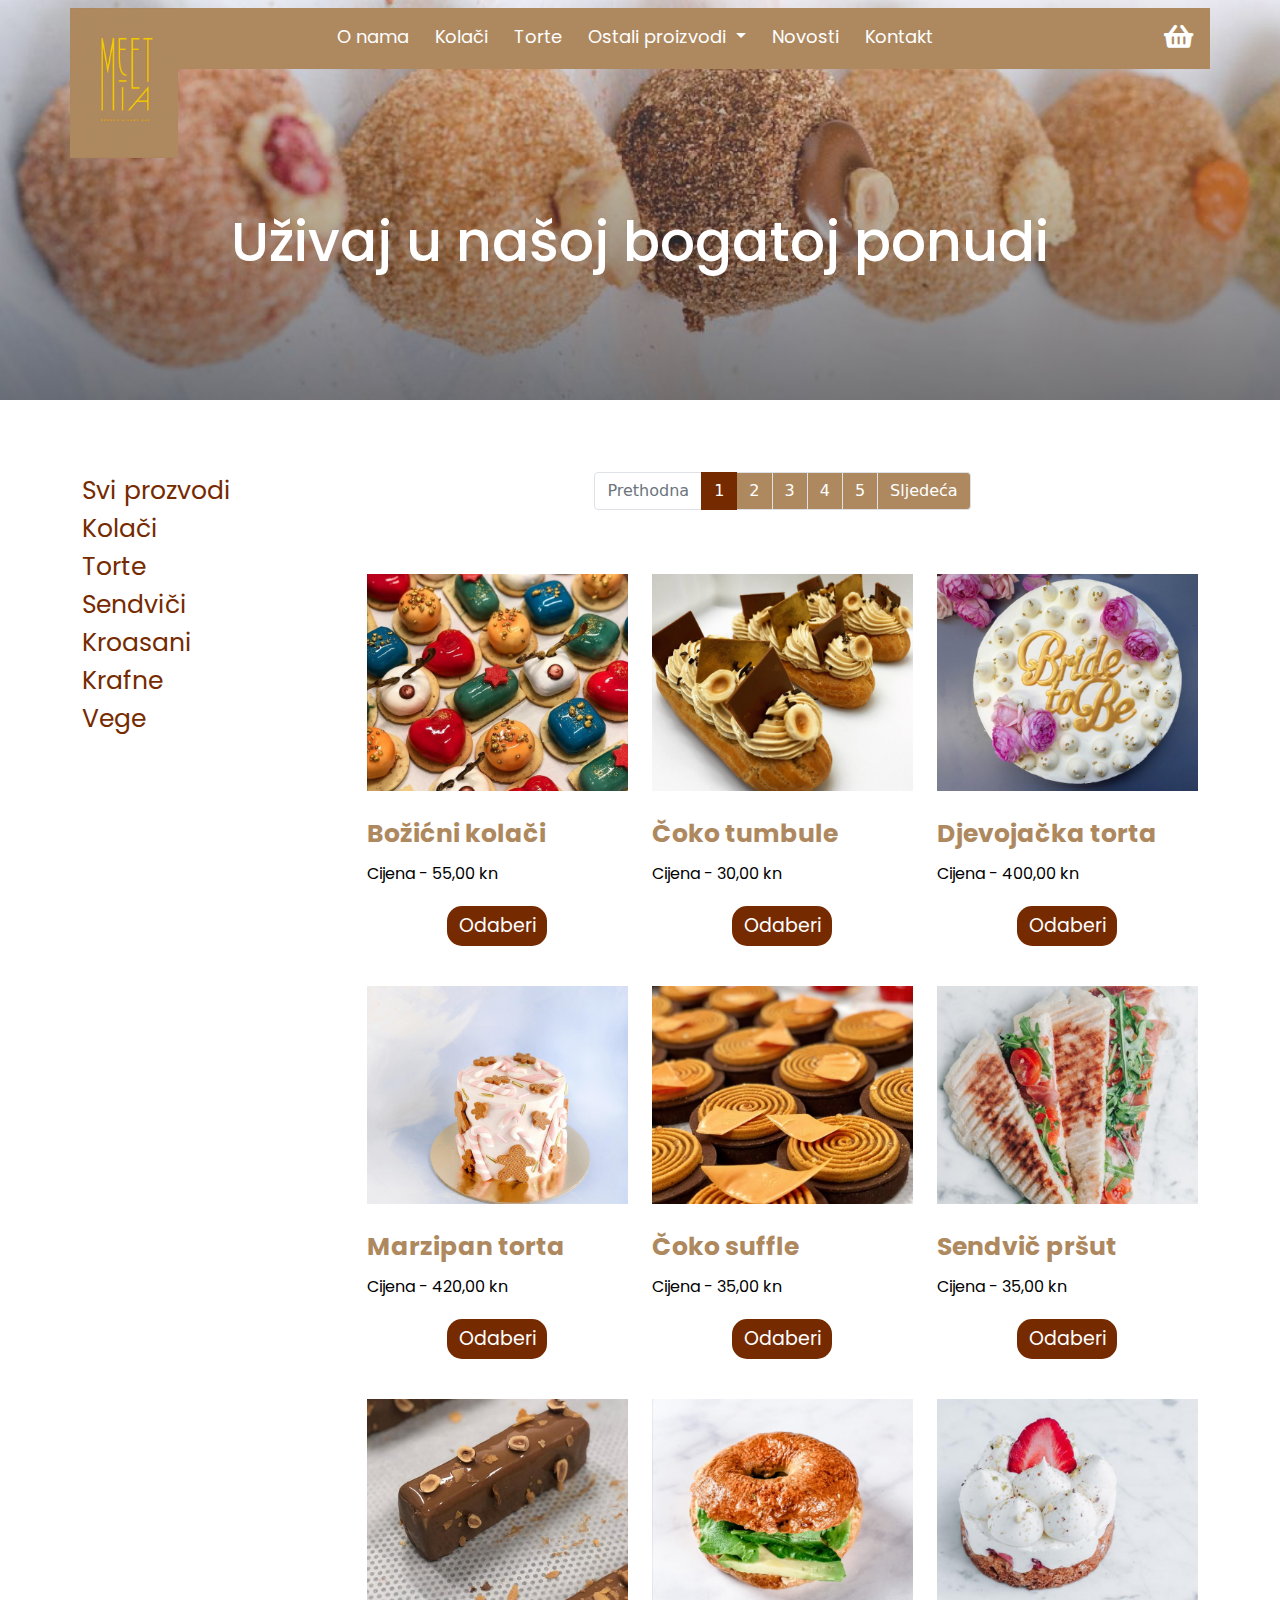
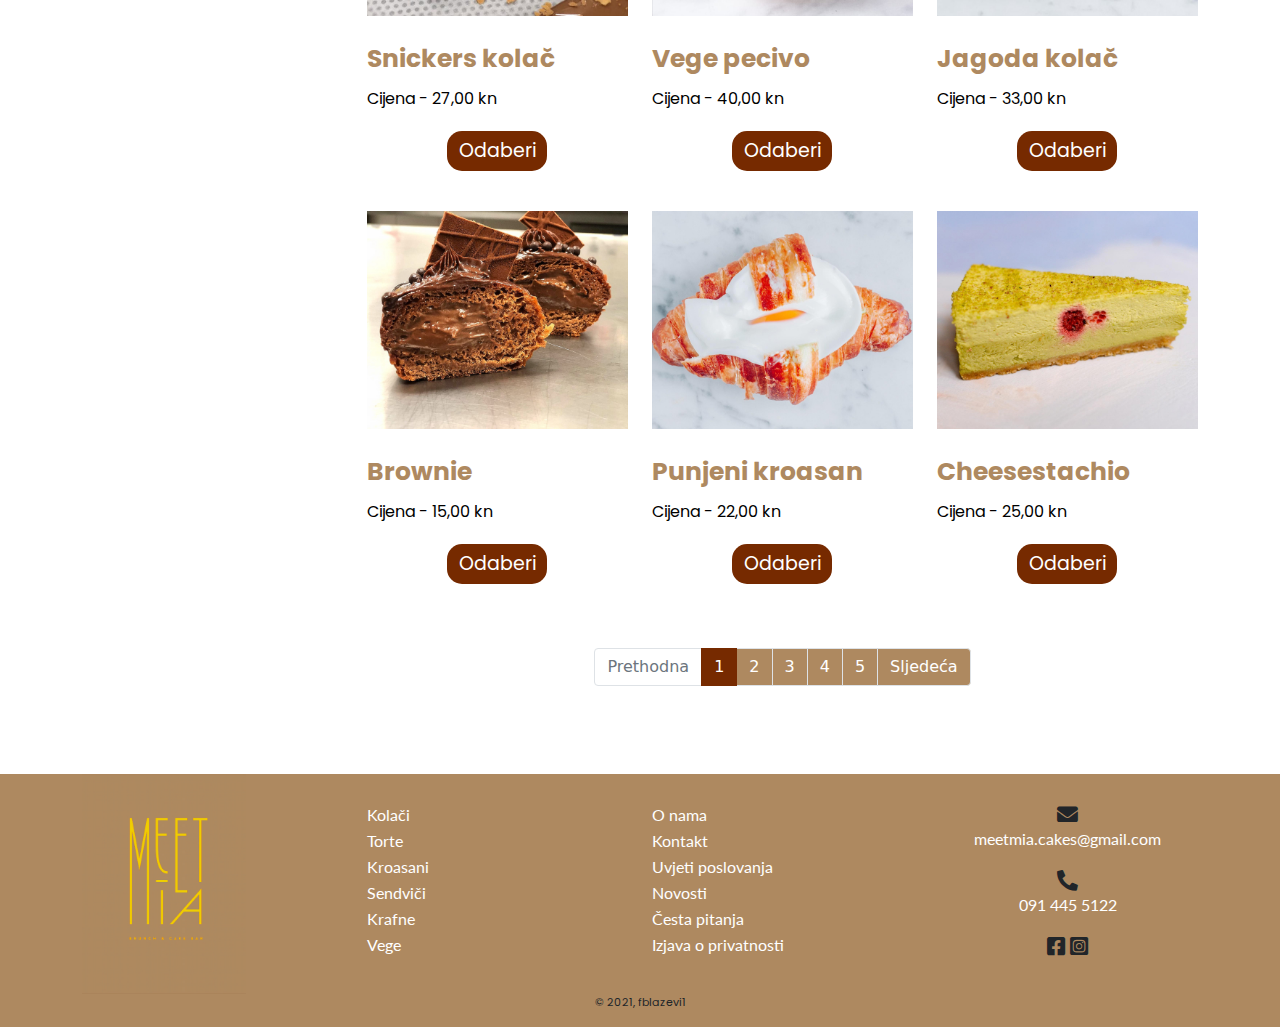
<file: proizvodi.html>
<!doctype html>
<html lang="en">
    <head>
        <meta charset="utf-8">
        <meta name="viewport" content="width=device-width, initial-scale=1, shrink-to-fit=no">
        <meta name="description" content="">
        <meta name="author" content="Frano Blažević">
        <title>Meet Mia</title>

        <!-- Bootstrap reboot CSS -->
        <link href="css/bootstrap-reboot.css" rel="stylesheet">

        <!-- Bootstrap grid CSS -->
        <link href="css/bootstrap-grid.css" rel="stylesheet">

        <!-- Naš stil -->
        <link href="css/style.css" rel="stylesheet">

        <link rel="stylesheet" href="css/bootstrap.css">
        <script src="https://cdn.jsdelivr.net/npm/@popperjs/core@2.9.2/dist/umd/popper.min.js"></script>
        <script src="js/bootstrap.js"></script>

        <link rel="stylesheet" href="https://cdnjs.cloudflare.com/ajax/libs/font-awesome/5.13.0/css/all.min.css">

        <link rel="preconnect" href="https://fonts.googleapis.com">
        <link rel="preconnect" href="https://fonts.gstatic.com" crossorigin>
        <link href="https://fonts.googleapis.com/css2?family=Lato&family=Poppins:wght@400;600&display=swap" rel="stylesheet">

        <link rel="icon" type="image/x-icon" href="img/favicon.ico">
    </head>
    
    <body>
        <header class="proizvodiHeader">
            <nav class="navbar navbar-expand-md navbar-light">
                <div class="container">
                    <div class="row navContainer">
                        <div class="col-xl-2 col-md-1 col-2 pl-0 bcg">
                            <picture>
                                <a class="nav-logo" href="index.html">
                                    <source media="(min-width: 1024px)" srcset="img/logo.jpg">
                                    <source media="(min-width: 768px)" srcset="img/logo-md.jpg">
                                    <source media="(min-width: 480px)" srcset="img/logo-sm.jpg">
                                    <img src="img/logo-sm.jpg" width="108" height="150" alt="Site Logo">
                                </a>
                            </picture>
                        </div>
    
                        <div class="col-xl-8 col-md-10 col-8 bcg pt-md-0 pt-2 text-center">
                            <button class="navbar-toggler" type="button" data-bs-toggle="collapse" data-bs-target="#navbarNavDropdown" aria-controls="navbarNavDropdown" aria-expanded="false" aria-label="Toggle navigation">
                                <span class="navbar-toggler-icon"></span>
                            </button>
                            <div class="collapse navbar-collapse" id="navbarNavDropdown">
                                <ul class="navbar-nav">
                                    <li class="nav-item">
                                        <a class="nav-link active" href="#">O nama</a>
                                    </li>
                                    <li class="nav-item">
                                        <a class="nav-link" href="proizvodi.html">Kolači</a>
                                    </li>
                                    <li class="nav-item">
                                        <a class="nav-link" href="proizvodi.html">Torte</a>
                                    </li>
                                    <li class="nav-item dropdown">
                                        <a class="nav-link dropdown-toggle" href="#" id="navbarDropdownMenuLink" role="button" data-bs-toggle="dropdown" aria-expanded="false">
                                        Ostali proizvodi
                                        </a>
                                        <ul class="dropdown-menu navContainer" aria-labelledby="navbarDropdownMenuLink">
                                        <li><a class="dropdown-item" href="proizvodi.html">Sendviči</a></li>
                                        <li><a class="dropdown-item" href="proizvodi.html">Kroasani</a></li>
                                        <li><a class="dropdown-item" href="proizvodi.html">Krafne</a></li>
                                        <li><a class="dropdown-item" href="proizvodi.html">Vege</a></li>
                                        </ul>
                                    </li>
                                    <li class="nav-item">
                                        <a class="nav-link" href="#">Novosti</a>
                                    </li>
                                    <li class="nav-item">
                                        <a class="nav-link" href="kontakt.html">Kontakt</a>
                                    </li>
                                </ul>
                                
                            </div>
                        </div>
                        <div class="offset-xl-1 col-md-1 col-2 shopbtn">
                            <a href="#"><i class="fas fa-shopping-basket"></i></a>
                        </div> 
                    </div>
                    <div class="row">
                        <div class="offset-sm-1 offset-xs-1 col-sm-10 col-xs-10 welcome">
                            <h1>Uživaj u našoj bogatoj ponudi</h1>
                        </div>
                    </div>
                </div>
            </nav>
        </header>

        <div class="container pt-5 pb-5 pt-xs-4 mt-sm-4">
            <div class="row">
                <div class="col-sm-3 col-xs-12 mb-xs-4 xs-text-center">
                    <ul class="popisProizvoda">
                        <li>
                            <a href="#">Svi prozvodi</a>
                        </li>
                        <li>
                            <a href="#">Kolači</a>
                        </li>
                        <li>
                            <a href="#">Torte</a>
                        </li>
                        <li>
                            <a href="#">Sendviči</a>
                        </li>
                        <li>
                            <a href="#">Kroasani</a>
                        </li>
                        <li>
                            <a href="#">Krafne</a>
                        </li>
                        <li>
                            <a href="#">Vege</a>
                        </li>
                    </ul>
                </div>
                <div class="col-sm-9 ">
                    <div class="container izborProizvoda">
                        <div class="row mb-5 pgnation">
                            <nav aria-label="Page shop navigation">
                                <ul class="pagination pagination justify-content-center">
                                  <li class="page-item disabled">
                                    <a class="page-link" href="#" tabindex="-1">Prethodna</a>
                                  </li>
                                  <li class="page-item active">
                                    <a class="page-link" href="#">1 <span class="sr-only">(current)</span></a>
                                  </li>
                                  <li class="page-item"><a class="page-link" href="#">2</a></li>
                                  <li class="page-item"><a class="page-link" href="#">3</a></li>
                                  <li class="page-item"><a class="page-link" href="#">4</a></li>
                                  <li class="page-item"><a class="page-link" href="#">5</a></li>
                                  <li class="page-item">
                                    <a class="page-link" href="#">Sljedeća</a>
                                  </li>
                                </ul>
                              </nav>
                        </div>
                        <div class="row">
                            <div class="col-md-4 col-6 kartProiz">
                                <a href="bozicniKolaci.html" class="linkPreporuka">
                                    <div class="ommit">
                                        <picture>
                                            <source media="(min-width: 1024px)" srcset="img/proizvod1.jpg">
                                            <source media="(min-width: 768px)" srcset="img/proizvod1-md.jpg">
                                            <source media="(min-width: 480px)" srcset="img/proizvod1-sm.jpg">
                                            <img class="slikaProizvodi" src="img/proizvod1-sm.jpg" alt="proizvod1">
                                        </picture>
                                    </div>
                                    <h3 class="nazivProizvod mt-4">Božićni kolači</h3>
                                    <p>Cijena - 55,00 kn</p>
                                    <a href="bozicniKolaci.html" class="gumbOdaberi">Odaberi</a>
                                </a>
                            </div>
                            <div class="col-md-4 col-6 kartProiz">
                                <a href="bozicniKolaci.html" class="linkPreporuka">
                                    <div class="ommit">
                                        <picture>
                                            <source media="(min-width: 1024px)" srcset="img/proizvod2.jpg">
                                            <source media="(min-width: 768px)" srcset="img/proizvod2-md.jpg">
                                            <source media="(min-width: 480px)" srcset="img/proizvod2-sm.jpg">
                                            <img class="slikaProizvodi" src="img/proizvod2-sm.jpg" alt="proizvod2">
                                        </picture>
                                    </div>
                                    <h3 class="nazivProizvod mt-4">Čoko tumbule</h3>
                                    <p>Cijena - 30,00 kn</p>
                                    <a href="bozicniKolaci.html" class="gumbOdaberi">Odaberi</a>
                                </a>
                            </div>
                            <div class="col-md-4 col-6 kartProiz">
                                <a href="bozicniKolaci.html" class="linkPreporuka">
                                    <div class="ommit">
                                        <picture>
                                            <source media="(min-width: 1024px)" srcset="img/proizvod3.jpg">
                                            <source media="(min-width: 768px)" srcset="img/proizvod3-md.jpg">
                                            <source media="(min-width: 480px)" srcset="img/proizvod3-sm.jpg">
                                            <img class="slikaProizvodi" src="img/proizvod3-sm.jpg" alt="proizvod3">
                                        </picture>
                                    </div>
                                    <h3 class="nazivProizvod mt-4">Djevojačka torta</h3>
                                    <p>Cijena - 400,00 kn</p>
                                    <a href="bozicniKolaci.html" class="gumbOdaberi">Odaberi</a>
                                </a>
                            </div>
                            <div class="col-md-4 col-6 kartProiz">
                                <a href="bozicniKolaci.html" class="linkPreporuka">
                                    <div class="ommit">
                                        <picture>
                                            <source media="(min-width: 1024px)" srcset="img/proizvod4.jpg">
                                            <source media="(min-width: 768px)" srcset="img/proizvod4-md.jpg">
                                            <source media="(min-width: 480px)" srcset="img/proizvod4-sm.jpg">
                                            <img class="slikaProizvodi" src="img/proizvod4-sm.jpg" alt="proizvod4">
                                        </picture>
                                    </div>
                                    <h3 class="nazivProizvod mt-4">Marzipan torta</h3>
                                    <p>Cijena - 420,00 kn</p>
                                    <a href="bozicniKolaci.html" class="gumbOdaberi">Odaberi</a>
                                </a>
                            </div>
                            <div class="col-md-4 col-6 kartProiz">
                                <a href="bozicniKolaci.html" class="linkPreporuka">
                                    <div class="ommit">
                                        <picture>
                                            <source media="(min-width: 1024px)" srcset="img/proizvod5.jpg">
                                            <source media="(min-width: 768px)" srcset="img/proizvod5-md.jpg">
                                            <source media="(min-width: 480px)" srcset="img/proizvod5-sm.jpg">
                                            <img class="slikaProizvodi" src="img/proizvod5-sm.jpg" alt="proizvod5">
                                        </picture>
                                    </div>
                                    <h3 class="nazivProizvod mt-4">Čoko suffle</h3>
                                    <p>Cijena - 35,00 kn</p>
                                    <a href="bozicniKolaci.html" class="gumbOdaberi">Odaberi</a>
                                </a>
                            </div>
                            <div class="col-md-4 col-6 kartProiz">
                                <a href="bozicniKolaci.html" class="linkPreporuka">
                                    <div class="ommit">
                                        <picture>
                                            <source media="(min-width: 1024px)" srcset="img/proizvod6.jpg">
                                            <source media="(min-width: 768px)" srcset="img/proizvod6-md.jpg">
                                            <source media="(min-width: 480px)" srcset="img/proizvod6-sm.jpg">
                                            <img class="slikaProizvodi" src="img/proizvod6-sm.jpg" alt="proizvod6">
                                        </picture>
                                    </div>
                                    <h3 class="nazivProizvod mt-4">Sendvič pršut</h3>
                                    <p>Cijena - 35,00 kn</p>
                                    <a href="bozicniKolaci.html" class="gumbOdaberi">Odaberi</a>
                                </a>
                            </div>
                            <div class="col-md-4 col-6 kartProiz">
                                <a href="bozicniKolaci.html" class="linkPreporuka">
                                    <div class="ommit">
                                        <picture>
                                            <source media="(min-width: 1024px)" srcset="img/proizvod7.jpg">
                                            <source media="(min-width: 768px)" srcset="img/proizvod7-md.jpg">
                                            <source media="(min-width: 480px)" srcset="img/proizvod7-sm.jpg">
                                            <img class="slikaProizvodi" src="img/proizvod7-sm.jpg" alt="proizvod7">
                                        </picture>
                                    </div>
                                    <h3 class="nazivProizvod mt-4">Snickers kolač</h3>
                                    <p>Cijena - 27,00 kn</p>
                                    <a href="bozicniKolaci.html" class="gumbOdaberi">Odaberi</a>
                                </a>
                            </div>
                            <div class="col-md-4 col-6 kartProiz">
                                <a href="bozicniKolaci.html" class="linkPreporuka">
                                    <div class="ommit">
                                        <picture>
                                            <source media="(min-width: 1024px)" srcset="img/proizvod8.jpg">
                                            <source media="(min-width: 768px)" srcset="img/proizvod8-md.jpg">
                                            <source media="(min-width: 480px)" srcset="img/proizvod8-sm.jpg">
                                            <img class="slikaProizvodi" src="img/proizvod8-sm.jpg" alt="proizvod8">
                                        </picture>
                                    </div>
                                    <h3 class="nazivProizvod mt-4">Vege pecivo</h3>
                                    <p>Cijena - 40,00 kn</p>
                                    <a href="bozicniKolaci.html" class="gumbOdaberi">Odaberi</a>
                                </a>
                            </div>
                            <div class="col-md-4 col-6 kartProiz">
                                <a href="bozicniKolaci.html" class="linkPreporuka">
                                    <div class="ommit">
                                        <picture>
                                            <source media="(min-width: 1024px)" srcset="img/proizvod9.jpg">
                                            <source media="(min-width: 768px)" srcset="img/proizvod9-md.jpg">
                                            <source media="(min-width: 480px)" srcset="img/proizvod9-sm.jpg">
                                            <img class="slikaProizvodi" src="img/proizvod9-sm.jpg" alt="proizvod9">
                                        </picture>
                                    </div>
                                    <h3 class="nazivProizvod mt-4">Jagoda kolač</h3>
                                    <p>Cijena - 33,00 kn</p>
                                    <a href="bozicniKolaci.html" class="gumbOdaberi">Odaberi</a>
                                </a>
                            </div>
                            <div class="col-md-4 col-6 kartProiz">
                                <a href="bozicniKolaci.html" class="linkPreporuka">
                                    <div class="ommit">
                                        <picture>
                                            <source media="(min-width: 1024px)" srcset="img/proizvod10.jpg">
                                            <source media="(min-width: 768px)" srcset="img/proizvod10-md.jpg">
                                            <source media="(min-width: 480px)" srcset="img/proizvod10-sm.jpg">
                                            <img class="slikaProizvodi" src="img/proizvod10-sm.jpg" alt="proizvod10">
                                        </picture>
                                    </div>
                                    <h3 class="nazivProizvod mt-4">Brownie</h3>
                                    <p>Cijena - 15,00 kn</p>
                                    <a href="bozicniKolaci.html" class="gumbOdaberi">Odaberi</a>
                                </a>
                            </div>
                            <div class="col-md-4 col-6 kartProiz">
                                <a href="bozicniKolaci.html" class="linkPreporuka">
                                    <div class="ommit">
                                        <picture>
                                            <source media="(min-width: 1024px)" srcset="img/proizvod11.jpg">
                                            <source media="(min-width: 768px)" srcset="img/proizvod11-md.jpg">
                                            <source media="(min-width: 480px)" srcset="img/proizvod11-sm.jpg">
                                            <img class="slikaProizvodi" src="img/proizvod11-sm.jpg" alt="proizvod11">
                                        </picture>
                                    </div>
                                    <h3 class="nazivProizvod mt-4">Punjeni kroasan</h3>
                                    <p>Cijena - 22,00 kn</p>
                                    <a href="bozicniKolaci.html" class="gumbOdaberi">Odaberi</a>
                                </a>
                            </div>
                            <div class="col-md-4 col-6 kartProiz">
                                <a href="bozicniKolaci.html" class="linkPreporuka">
                                    <div class="ommit">
                                        <picture>
                                            <source media="(min-width: 1024px)" srcset="img/proizvod12.jpg">
                                            <source media="(min-width: 768px)" srcset="img/proizvod12-md.jpg">
                                            <source media="(min-width: 480px)" srcset="img/proizvod12-sm.jpg">
                                            <img class="slikaProizvodi" src="img/proizvod12-sm.jpg" alt="proizvod12">
                                        </picture>
                                    </div>
                                    <h3 class="nazivProizvod mt-4">Cheesestachio</h3>
                                    <p>Cijena - 25,00 kn</p>
                                    <a href="bozicniKolaci.html" class="gumbOdaberi">Odaberi</a>
                                </a>
                            </div>
                        </div>
                        <div class="row mt-4 mb-4">
                            <nav aria-label="Page shop navigation">
                                <ul class="pagination pagination justify-content-center">
                                  <li class="page-item disabled">
                                    <a class="page-link" href="#" tabindex="-1">Prethodna</a>
                                  </li>
                                  <li class="page-item active">
                                    <a class="page-link" href="#">1 <span class="sr-only">(current)</span></a>
                                  </li>
                                  <li class="page-item"><a class="page-link" href="#">2</a></li>
                                  <li class="page-item"><a class="page-link" href="#">3</a></li>
                                  <li class="page-item"><a class="page-link" href="#">4</a></li>
                                  <li class="page-item"><a class="page-link" href="#">5</a></li>
                                  <li class="page-item">
                                    <a class="page-link" href="#">Sljedeća</a>
                                  </li>
                                </ul>
                              </nav>
                        </div>
                    </div>
                </div>
            </div>
        </div>

        <footer>
            <div class="container">
                <div class="row">
                    <div class="col-md-3 footerImg">
                        <picture>
                            <source media="(min-width: 1024px)" srcset="img/logo.jpg">
                            <source media="(min-width: 768px)" srcset="img/logo-md.jpg">
                            <source media="(min-width: 480px)" srcset="img/logo-sm.jpg">
                            <img id="logoFooter" class="img-fluid" src="img/logo-sm.jpg" alt="logo">
                        </picture>
                    </div>
                    <div class="col-sm-3 offset-xs-2 col-xs-4 mt-4 mb-sm-3 mb-xs-2 footerDiv">
                        <a class="footerLink" href="proizvodi.html">Kolači</a>
                        <a class="footerLink" href="proizvodi.html">Torte</a>
                        <a class="footerLink" href="proizvodi.html">Kroasani</a>
                        <a class="footerLink" href="proizvodi.html">Sendviči</a>
                        <a class="footerLink" href="proizvodi.html">Krafne</a>
                        <a class="footerLink" href="proizvodi.html">Vege</a>
                    </div>
                    <div class="col-md-3 col-sm-4 offset-xs-1 col-xs-4 mt-4 mb-sm-3 mb-xs-2 footerDiv">
                        <a class="footerLink" href="#">O nama</a>
                        <a class="footerLink" href="kontakt.html">Kontakt</a>
                        <a class="footerLink" href="#">Uvjeti poslovanja</a>
                        <a class="footerLink" href="#">Novosti</a>
                        <a class="footerLink" href="#">Česta pitanja</a>
                        <a class="footerLink" href="#">Izjava o privatnosti</a>
                    </div>
                    <div class="col-md-3 col-sm-5 col-xs-12 mt-4 mb-sm-3 mb-xs-6 footerDiv text-center">
                        <i class="fas fa-envelope"></i>
                        <p>meetmia.cakes@gmail.com</p>
                        <i class="fas fa-phone-alt"></i>
                        <p>091 445 5122</p>
                        <i class="fab fa-facebook-square mb-xs-4"></i>
                        <i class="fab fa-instagram-square mb-xs-4"></i>
                    </div>
                </div>
                <div class="col-12 text-center">
                    <p class="copyright">© 2021, fblazevi1</p>
                </div>
            </div>
        </footer>
    </body>
</html>
</file>
<file: css/quantity-control.css>
.quantity {
    display: flex;
    justify-content: center;
}

.quantity button {
    width: 45px;
    height: 45px;
    border: 1px solid #000;
    color: #000;
    border-radius: 0;
    background: #fff
}

.quantity input {
    border: none;
    border-top: 1px solid #000;
    border-bottom: 1px solid #000;
    text-align: center;
    width: 100px;
    font-size: 20px;
    color: #000;
    font-weight: 300;
}

.total-price {
    text-align: center;
    font-size: 30px;
    color: #fff;
}

.total-price .fa-rupee {
    display: inline-block;
    font-size: 90%;
    margin-right: 5px;
}
</file>
<file: css/style.css>
/*!
 * Bootstrap Reboot v4.4.1 (https://getbootstrap.com/)
 * Copyright 2011-2019 The Bootstrap Authors
 * Copyright 2011-2019 Twitter, Inc.
 * Licensed under MIT (https://github.com/twbs/bootstrap/blob/master/LICENSE)
 * Forked from Normalize.css, licensed MIT (https://github.com/necolas/normalize.css/blob/master/LICENSE.md)
 */
*,
*::before,
*::after {
  box-sizing: border-box;
}

html {
  font-family: sans-serif;
  line-height: 1.15;
  -webkit-text-size-adjust: 100%;
  -webkit-tap-highlight-color: rgba(0, 0, 0, 0);
}

article,
aside,
figcaption,
figure,
footer,
header,
hgroup,
main,
nav,
section {
  display: block;
}

body {
  margin: 0;
  font-family: -apple-system, BlinkMacSystemFont, "Segoe UI", Roboto,
    "Helvetica Neue", Arial, "Noto Sans", sans-serif, "Apple Color Emoji",
    "Segoe UI Emoji", "Segoe UI Symbol", "Noto Color Emoji";
  font-size: 1rem;
  font-weight: 400;
  line-height: 1.5;
  text-align: left;
  background-color: #fff;
}

[tabindex="-1"]:focus:not(:focus-visible) {
  outline: 0 !important;
}

hr {
  box-sizing: content-box;
  height: 0;
  overflow: visible;
}

h1,
h2,
h3,
h4,
h5,
h6 {
  margin-top: 0;
  margin-bottom: 0.5rem;
}

p {
  margin-top: 0;
  margin-bottom: 1rem;
}

abbr[title],
abbr[data-original-title] {
  text-decoration: underline;
  -webkit-text-decoration: underline dotted;
  text-decoration: underline dotted;
  cursor: help;
  border-bottom: 0;
  -webkit-text-decoration-skip-ink: none;
  text-decoration-skip-ink: none;
}

address {
  margin-bottom: 1rem;
  font-style: normal;
  line-height: inherit;
}

ol,
ul,
dl {
  margin-top: 0;
  margin-bottom: 1rem;
}

ol ol,
ul ul,
ol ul,
ul ol {
  margin-bottom: 0;
}

dt {
  font-weight: 700;
}

dd {
  margin-bottom: 0.5rem;
  margin-left: 0;
}

blockquote {
  margin: 0 0 1rem;
}

b,
strong {
  font-weight: bolder;
}

small {
  font-size: 80%;
}

sub,
sup {
  position: relative;
  font-size: 75%;
  line-height: 0;
  vertical-align: baseline;
}

sub {
  bottom: -0.25em;
}

sup {
  top: -0.5em;
}

a {
  color: #007bff;
  text-decoration: none;
  background-color: transparent;
}

a:hover {
  color: #0056b3;
  text-decoration: none;
}

a:not([href]) {
  color: inherit;
  text-decoration: none;
}

a:not([href]):hover {
  color: inherit;
  text-decoration: none;
}

pre,
code,
kbd,
samp {
  font-family: SFMono-Regular, Menlo, Monaco, Consolas, "Liberation Mono",
    "Courier New", monospace;
  font-size: 1em;
}

pre {
  margin-top: 0;
  margin-bottom: 1rem;
  overflow: auto;
}

figure {
  margin: 0 0 1rem;
}

img {
  vertical-align: middle;
  border-style: none;
}

svg {
  overflow: hidden;
  vertical-align: middle;
}

table {
  border-collapse: collapse;
}

caption {
  padding-top: 0.75rem;
  padding-bottom: 0.75rem;
  color: #6c757d;
  text-align: left;
  caption-side: bottom;
}

th {
  text-align: inherit;
}

label {
  display: inline-block;
  margin-bottom: 0.5rem;
}

button {
  border-radius: 0;
}

button:focus {
  outline: 1px dotted;
  outline: 5px auto -webkit-focus-ring-color;
}

input,
button,
select,
optgroup,
textarea {
  margin: 0;
  font-family: inherit;
  font-size: inherit;
  line-height: inherit;
}

button,
input {
  overflow: visible;
}

button,
select {
  text-transform: none;
}

select {
  word-wrap: normal;
}

button,
[type="button"],
[type="reset"],
[type="submit"] {
  -webkit-appearance: button;
}

button:not(:disabled),
[type="button"]:not(:disabled),
[type="reset"]:not(:disabled),
[type="submit"]:not(:disabled) {
  cursor: pointer;
}

button::-moz-focus-inner,
[type="button"]::-moz-focus-inner,
[type="reset"]::-moz-focus-inner,
[type="submit"]::-moz-focus-inner {
  padding: 0;
  border-style: none;
}

input[type="radio"],
input[type="checkbox"] {
  box-sizing: border-box;
  padding: 0;
}

input[type="date"],
input[type="time"],
input[type="datetime-local"],
input[type="month"] {
  -webkit-appearance: listbox;
}

textarea {
  overflow: auto;
  resize: vertical;
}

fieldset {
  min-width: 0;
  padding: 0;
  margin: 0;
  border: 0;
}

legend {
  display: block;
  width: 100%;
  max-width: 100%;
  padding: 0;
  margin-bottom: 0.5rem;
  font-size: 1.5rem;
  line-height: inherit;
  color: inherit;
  white-space: normal;
}

progress {
  vertical-align: baseline;
}

[type="number"]::-webkit-inner-spin-button,
[type="number"]::-webkit-outer-spin-button {
  height: auto;
}

[type="search"] {
  outline-offset: -2px;
  -webkit-appearance: none;
}

[type="search"]::-webkit-search-decoration {
  -webkit-appearance: none;
}

::-webkit-file-upload-button {
  font: inherit;
  -webkit-appearance: button;
}

output {
  display: inline-block;
}

summary {
  display: list-item;
  cursor: pointer;
}

template {
  display: none;
}

.text-center {
  text-align: center;
}

.bcg {
  background-color: #AE8960;
  height: 54px;
}

.subitem{
  padding-right: 31%;
}

.menu{
  position: relative;
  z-index: 9998;
}

.naslovnaHeader{
  background-image: linear-gradient(to bottom, rgba(0,0,0,0), rgba(0,0,0,0.5)), url("../img/homeCover.jpg");
  background-position: center;
  background-repeat: no-repeat;
  background-size: cover;
  height: 550px;
}

.navContainer{
  background-color: #AE8960 !important;
}

.navContainer picture{
  position: relative;
  z-index: 99;
}

.navbar-nav{
  flex-wrap: wrap;
  justify-content: space-between;
  position: relative;
  z-index: 30;
}

.collapse{
  justify-content: center;
  position: relative;
  z-index: 3;
  background-color: #AE8960;
}

.navbar-nav li{
  text-align: center;
}

.navbar-nav li a{
  display: block;
  padding: 15px 5px;
  text-decoration: none;
  margin-right: 10px;
  color: white !important;
  font: 18px "Poppins";
}

.navbar-nav a:hover{
  color: #762A00 !important;
}

.proizvodiHeader{
  background-image: linear-gradient(to bottom, rgba(0,0,0,0), rgba(0,0,0,0.5)), url("../img/shopCover.jpg");
  background-position: center;
  background-repeat: no-repeat;
  background-size: cover;
  height: 400px;
}

.welcome{
  margin-top: 100px !important;
  text-align: center;
  height: 200px;
  font-family: 'Poppins';
  color: #ffffff;
  position: relative;
  z-index: 1;
}

.gumbKupi {
  display: block;
  width: 135px;
  height: 65px;
  background: #762A00;
  text-align: center;
  border-radius: 15px;
  color: #ffffff !important;
  line-height: 25px;
  font: 31px 'Poppins';
  align-items: center;
  margin: 0 auto;
  margin-top: 20px;
  text-decoration: none;
}

.gumbKupi :hover{
  text-decoration: none;
}

.welcome h1 {
  font-size: 55px;
}

.podnaslov{
  font: 41px "Poppins";
}

.rowPodnaslov{
  text-align: center;
}

.ommit{
  overflow: hidden;
}

.preporuka, .novosti {
  background-color: #E7DCCF;
}

.slikaPreporuka{
  width: 100%;
  opacity: 70%;
  transition: transform 0.4s ease;
  transform-origin: 50% 50%;
}

.kartPrep:hover img{
  opacity: 100%;
  transform: scale(1.2);
  cursor: pointer;
}

.kartPrep:hover h3{
  color: #762A00;
}

.linkPreporuka{
  text-decoration: none;
}

.nazivPreporuka{
  font: bold 25px "Poppins";
  color: #AE8960;
}

.kategorija{
  margin-top: 5rem;
  margin-bottom: 5rem;
}

.slikaKategorija {
  width: 100%;
  filter: brightness(70%);
  transition: position 0.5s ease-in-out;
}

.nazivKategorija{
  font: bold 41px "Poppins";
  color: rgb(196, 196, 196);
  position: absolute;
  top: 50%;
  left: 50%;
  transform: translate(-50%, -50%);
  transition: 0.5s;
}

.kartKate:hover img{
  filter: brightness(100%);
}

.kartKate:hover h3{
  opacity: 0;
}

.novosti{
  padding-top: 1.5rem;
  padding-bottom: 1.5rem;
}

.linkNovosti{
  color: black;
  text-decoration: none;
}

.kartNov p, .kartProiz p, .kartPrep p {
  color: black;
}

.slikaNovosti {
  width: 100%;
  transition: transform 0.4s ease;
  transform-origin: 50% 50%;
}

.kartNov:hover img{
  opacity: 100%;
  transform: scale(1.05);
  cursor: pointer;
}

.kartNov:hover h3{
  color: #762A00;
}

.nazivNovosti{
  font: bold 21px "Poppins";
  color: #762A00;
}

.opisNovosti{
  line-height: 140%;
}

footer{
  background-color: #AE8960;
}

.footerLink{
  display: block;
  font: 16px "Lato";
  text-decoration: none;
  color: #ffffff;
  margin-top: 7px;
  margin-left: auto;
  margin-right: auto;
}

#logoFooter{
  height: 220px;
}

p {
  font: 16px "Poppins";
}

.footerDiv > p {
  font-family: "Lato";
  color: #ffffff;
  font-size: 16px;
}

.fas{
  font-size: 130%;
}

.fa-envelope, .fa-phone-alt, .fa-facebook-square, .fa-instagram-square{
  font-size: 130%;
  margin-top: 7px;
}

.footerLink:hover{
  color: #762A00;
}

.popisProizvoda{
  list-style: none;
  padding-left: 0 ;
}

.popisProizvoda a{
  font: 25px "Poppins";
  color: #762A00;
  text-decoration: none;
}

.popisProizvoda a:hover{
  color: #762A00;
  font-weight: bold;
}

.nazivProizvod{
  font: bold 25px "Poppins";
  color: #AE8960;
}

.slikaProizvodi{
  width: 100%;
  transition: transform 0.4s ease;
  transform-origin: 50% 50%;
}

.kartProiz{
  margin-bottom: 40px;
}

.kartProiz:hover img{
  opacity: 100%;
  transform: scale(1.2);
  cursor: pointer;
}

.kartProiz:hover h3{
  color: #762A00;
}

.izborProizvoda{
  padding-left: 0px !important;
  padding-right: 0px !important;
}

.gumbOdaberi {
  display: block;
  width: 100px;
  height: 40px;
  background: #762A00;
  text-align: center;
  border-radius: 15px;
  color: #ffffff !important;
  font: 19px 'Poppins';
  align-items: center;
  margin: 0 auto;
  margin-top: 20px;
  text-decoration: none;
  padding: 5px 10px;
}

.gumbKupi :hover{
  text-decoration: none;
}

.pgnation{
  position: relative;
  z-index: 10;
}

.primaryBcgColor{
  padding-top: 50px;
}

.primaryBcgColor h2{
  margin-bottom: 30px;
  font-family: "Poppins";
}

.regular{
  font-family: "Poppins";
}

.kontaktInfo .fas{
  margin-top: 17px;
}

.kontaktInfo .fab{
  font-size: 200%;
}

.contact-button{
  background-color: #762A00;
  color: #ffffff;
}

.jedanProizvod{
  width: 100%;
}

.bozicniKolac{
  margin-top: 24px !important;
}

#quantity{
  width: 40px;
  text-align: center;
}

.quantity, .total-price{
  text-align: center;
}

.btn{
  font-size: 10px !important;
  padding: 0px 10px  !important;
}

.total-price{
  margin-top: 15px;
  margin-bottom: 20px;
}

.detaljiProizvod{
  padding-left: 0px !important;
  padding-right: 0px !important;
}

.slicniProiz{
  margin-top: 30px !important;
  margin-bottom: 10px !important;
}

.copyright{
  margin-bottom: 0px;
  padding-bottom: 16px;
  font-size: 11px;
}

@media (min-width: 992px) {

  .welcome{
    margin-top: 100px;
    height: 350px;
    padding-top: 40px;
  }

  .welcome h1 {
    font-size: 55px;
  }

  .gumbKupi{
    font-size: 31px;
    padding: 10px 20px;
  }
}

@media (max-width: 1200px) and (min-width: 992px){
  .naslovnaHeader{
    height: 500px;
  }

  .welcome{
    margin-top: 80px !important;
    height: 320px;
    padding-top: 35px;
  }

  .nazivPreporuka{
    font-size: 22px;
  }

  .gumbOdaberi{
    font-size: 18px;
  }

  .bozicniKolac{
    padding-left: 18px !important;
  }

  .jedanProizvod{
    width: 462px;
    height: 385px;
  }
}

@media (max-width: 992px) and (min-width: 768px){

  .naslovnaHeader{
    height: 450px;
  }

  .navbar-nav li a{
    display: block;
    padding: 15px 5px;
    text-decoration: none;
    margin-right: 7px;
    color: white !important;
    font: 16px "Poppins";
  }

  .nav-logo img{
    width: 80px;
    height: 110px;
  }

  .welcome{
    margin-top: 60px !important;
    height: 270px;
    padding-top: 35px;
  }

  .welcome h1 {
    font-size: 41px;
  }

  .gumbKupi{
    font-size: 25px;
    width: 110px;
    height: 55px;
    padding: 10px 15px;
  }

  .podnaslov{
    font-size: 32px;
  }

  .nazivPreporuka{
    font-size: 19px;
  }

  .nazivKategorija{
    font-size: 27px;
  }

  .popisProizvoda a{
    font-size: 21px; 
  }

  .nazivProizvod{
    font-size: 17px;
  }

  .gumbOdaberi{
    font-size: 16px;
    padding-top: 7px;
  }

  .proizvodiHeader{
    height: 350px;
  }
}

@media (max-width: 768px){

  .nav-logo img{
    width: 72px;
    height: 100px;
  }

  .welcome{
    margin-top: 50px !important;
    height: 240px;
    padding-top: 35px;
  }

  .welcome h1 {
    font-size: 30px;
  }

  .gumbKupi{
    font-size: 21px;
    width: 90px;
    height: 45px;
    padding: 5px 10px;
  }

  .naslovnaHeader{
    height: 370px;
  }

  .podnaslov{
    font-size: 26px;
  }

  .nazivPreporuka{
    font-size: 22px;
  }

  .nazivKategorija{
    font-size: 23px;
  }

  .footerImg{
    display: none;
  }

  .popisProizvoda a{
    font-size: 21px; 
  }

  .nazivProizvod{
    font-size: 21px;
  }

  .gumbOdaberi{
    font-size: 18px;
  }

  .proizvodiHeader{
    height: 350px;
  }

  .kontaktInfo{
    text-align: center;
  }
}

@media (max-width: 576px) {
  .welcome{
    margin-top: 100px;
    height: 240px;
    padding-top: 35px;
  }

  .welcome h1 {
    font-size: 30px;
  }

  .gumbKupi{
    font-size: 21px;
    width: 90px;
    height: 45px;
    padding: 5px 10px;
  }

  .nazivProizvod{
    font-size: 21px;
  }

  .gumbOdaberi{
    font-size: 17px;
    padding-top: 6px;
    padding-bottom: 6px;
  }

  .proizvodiHeader{
    height: 320px;
  }

  .detaljiProizvod{
    padding-left: 12px !important;
    padding-right: 12px !important;
  }

  .navbar{
    padding-top: 0px !important;
  }

  .nav-logo img{
    width: 43px;
    height: 60px;
    margin-left: 15px;
  }

  .primaryBcgColor{
    padding-top: 2px;
  }
}

@media (max-width: 416px){
  .nazivProizvod{
    font-size: 19px;
  }

  .nazivPreporuka{
    font-size: 19px;
  }
}

.navbar-toggler{
  padding: 15px 5px;
}

.shopbtn > a {
  display: block;
  padding: 15px 5px;
  text-decoration: none;
  color: white;
  font-size: 20px;
}

.shopbtn {
  text-align: right;
  padding-right: 20px;
}

.shopbtn a:hover {
  color: #762A00;
}

.icons > a {
  display: block;
  padding: 15px 5px;
  text-decoration: none;
  color: white;
  text-align: center;
}

.form-control{
  width: 100%;
}

.simplePage{
  background-color: #E7DCCF;
}


[hidden] {
  display: none !important;
}
/*# sourceMappingURL=bootstrap-reboot.css.map */
</file>
